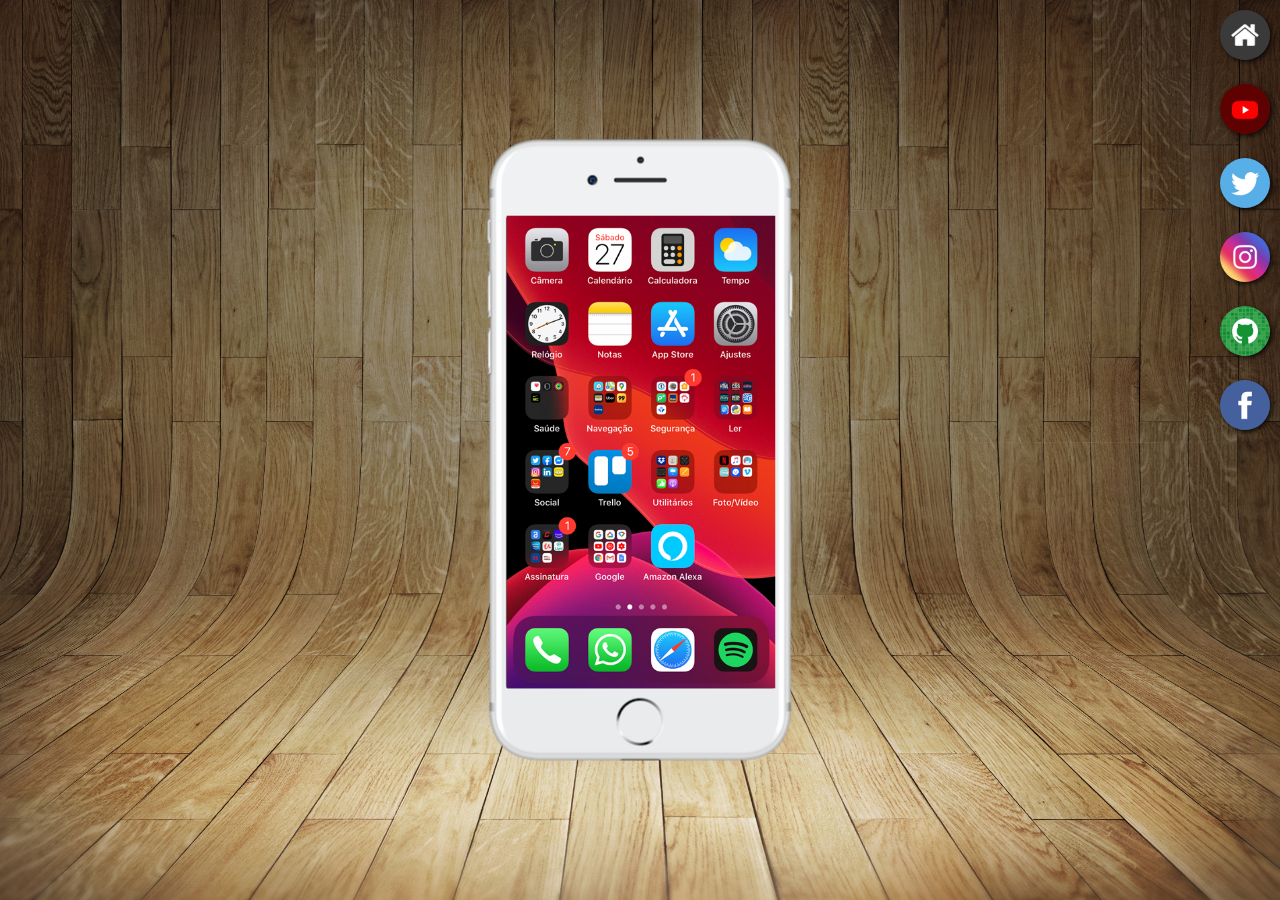
<file: index.html>
<!DOCTYPE html>
<html lang="pt-br">
<head>
    <meta charset="UTF-8">
    <meta http-equiv="X-UA-Compatible" content="IE=edge">
    <meta name="viewport" content="width=device-width, initial-scale=1.0">
    <link rel="shortcut icon" href="favicon.ico" type="image/x-icon">
    <link rel="stylesheet" href="estilos/style.css">
    <title>Projeto Redes Sociais</title>
</head>
<body>
    <!--main representa o conteúdo principal-->
    <main>
        <aside>
            <!--O aside é barra lateral, talvez não usemos neste projeto-->
        </aside>
        <!--section representa seção genérica do documento, Se for uma seção de cabeçalho usaremos header; Se for rodapé usaremos footer; Se for conteúdo principal usaremos main; Se artigo, aticle; Se área de navegação, nav(geralmente usado p menu). Estas carregam o sentido semântico-->
        <!--Usamos a section para definir uma seção não extamente específica-->

        <section id="telefone">
            <iframe src="home.html" frameborder="0" name="tela" id="tela">
            Seu navegador não é compatível com isso
            </iframe>
        </section>
        <section id="redes-socias">
            <!--Criando botões. br para quebrar linha e ficar um abaixo do outro-->
            <a href="home.html" target="tela"> <img src="imagens/logo-home.jpg" alt=""></a><br>
            <a href="youtub.html" target="tela"> <img src="imagens/logo-youtube.jpg" alt=""></a><br>
            <a href="twitter.html" target="tela"> <img src="imagens/logo-twitter.jpg" alt=""></a><br>
            <a href="insta.html" target="tela"> <img src="imagens/logo-instagram.jpg" alt=""></a><br>
            <a href="github.html" target="tela"> <img src="imagens/logo-github.jpg" alt=""></a><br>
            <a href="faceb.html" target="tela"> <img src="imagens/logo-facebook.jpg" alt=""></a>
        </section>
    </main>
</body>
</html>
</file>
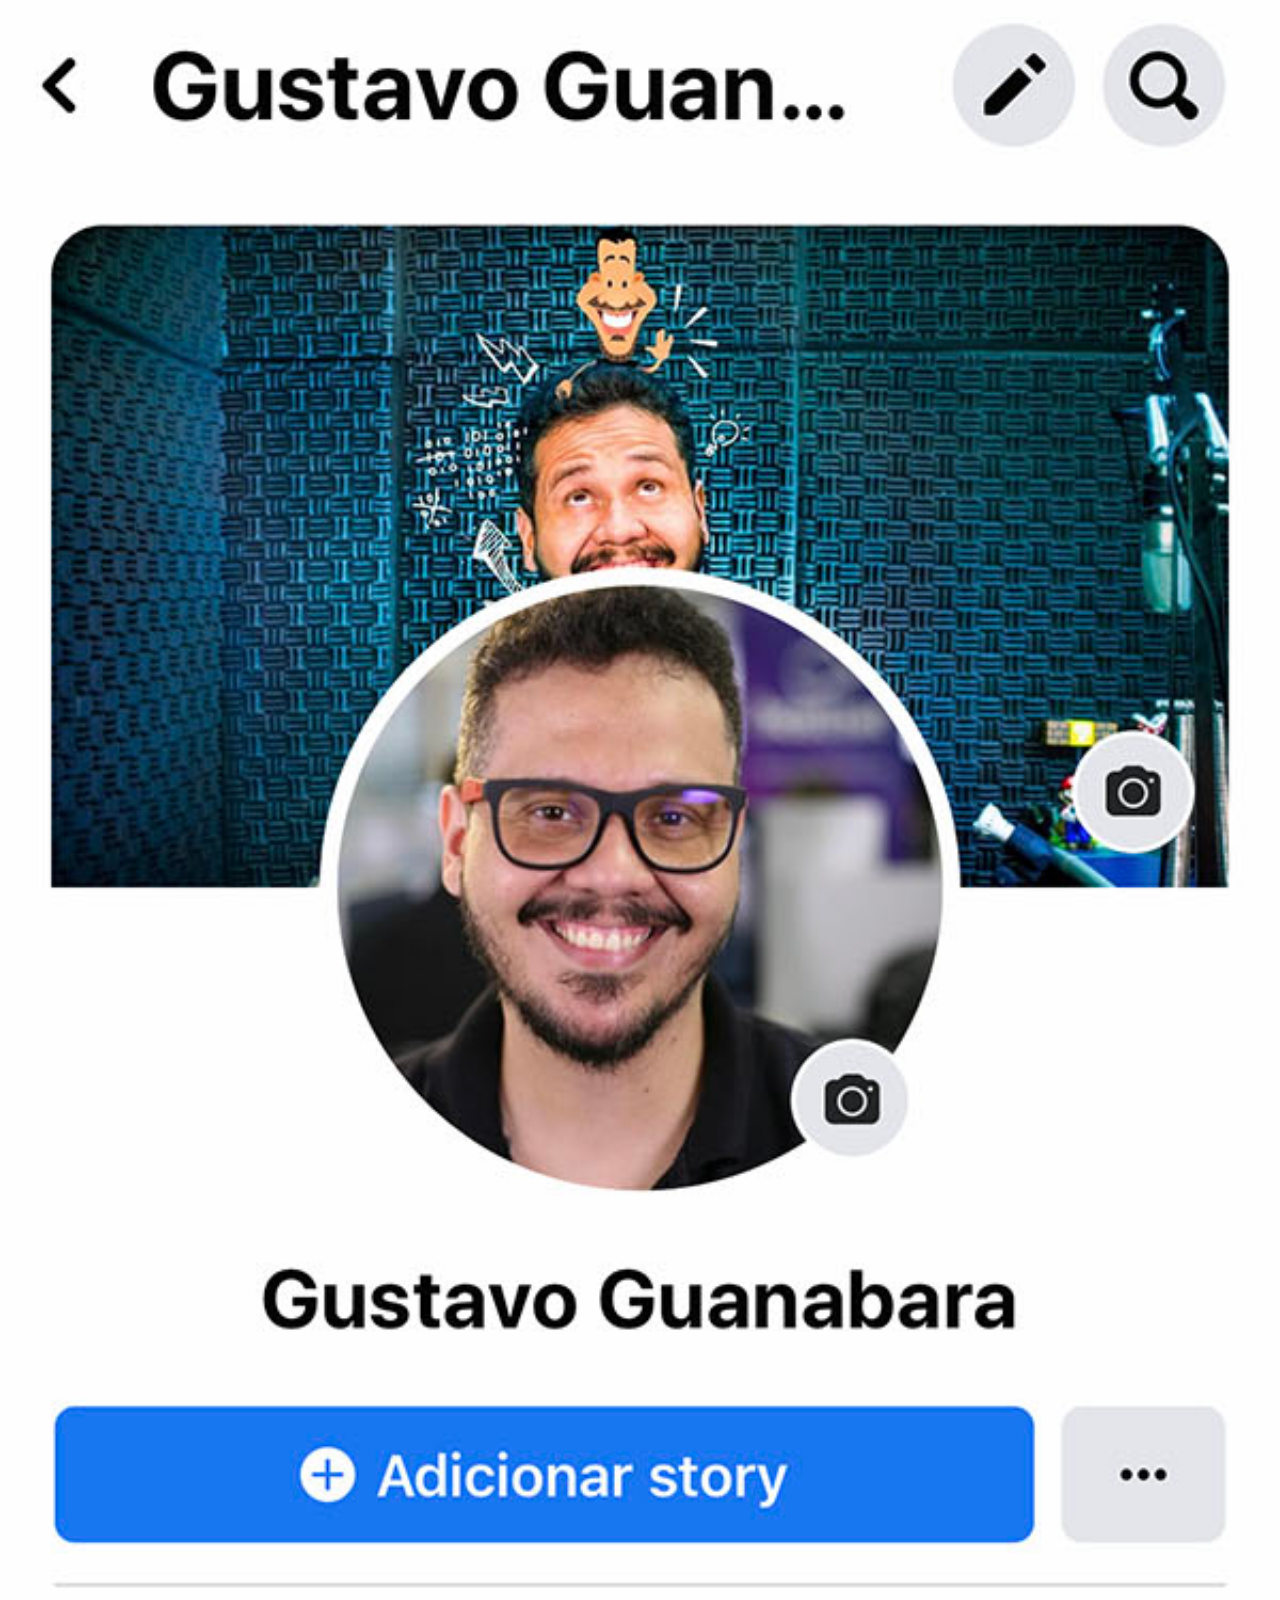
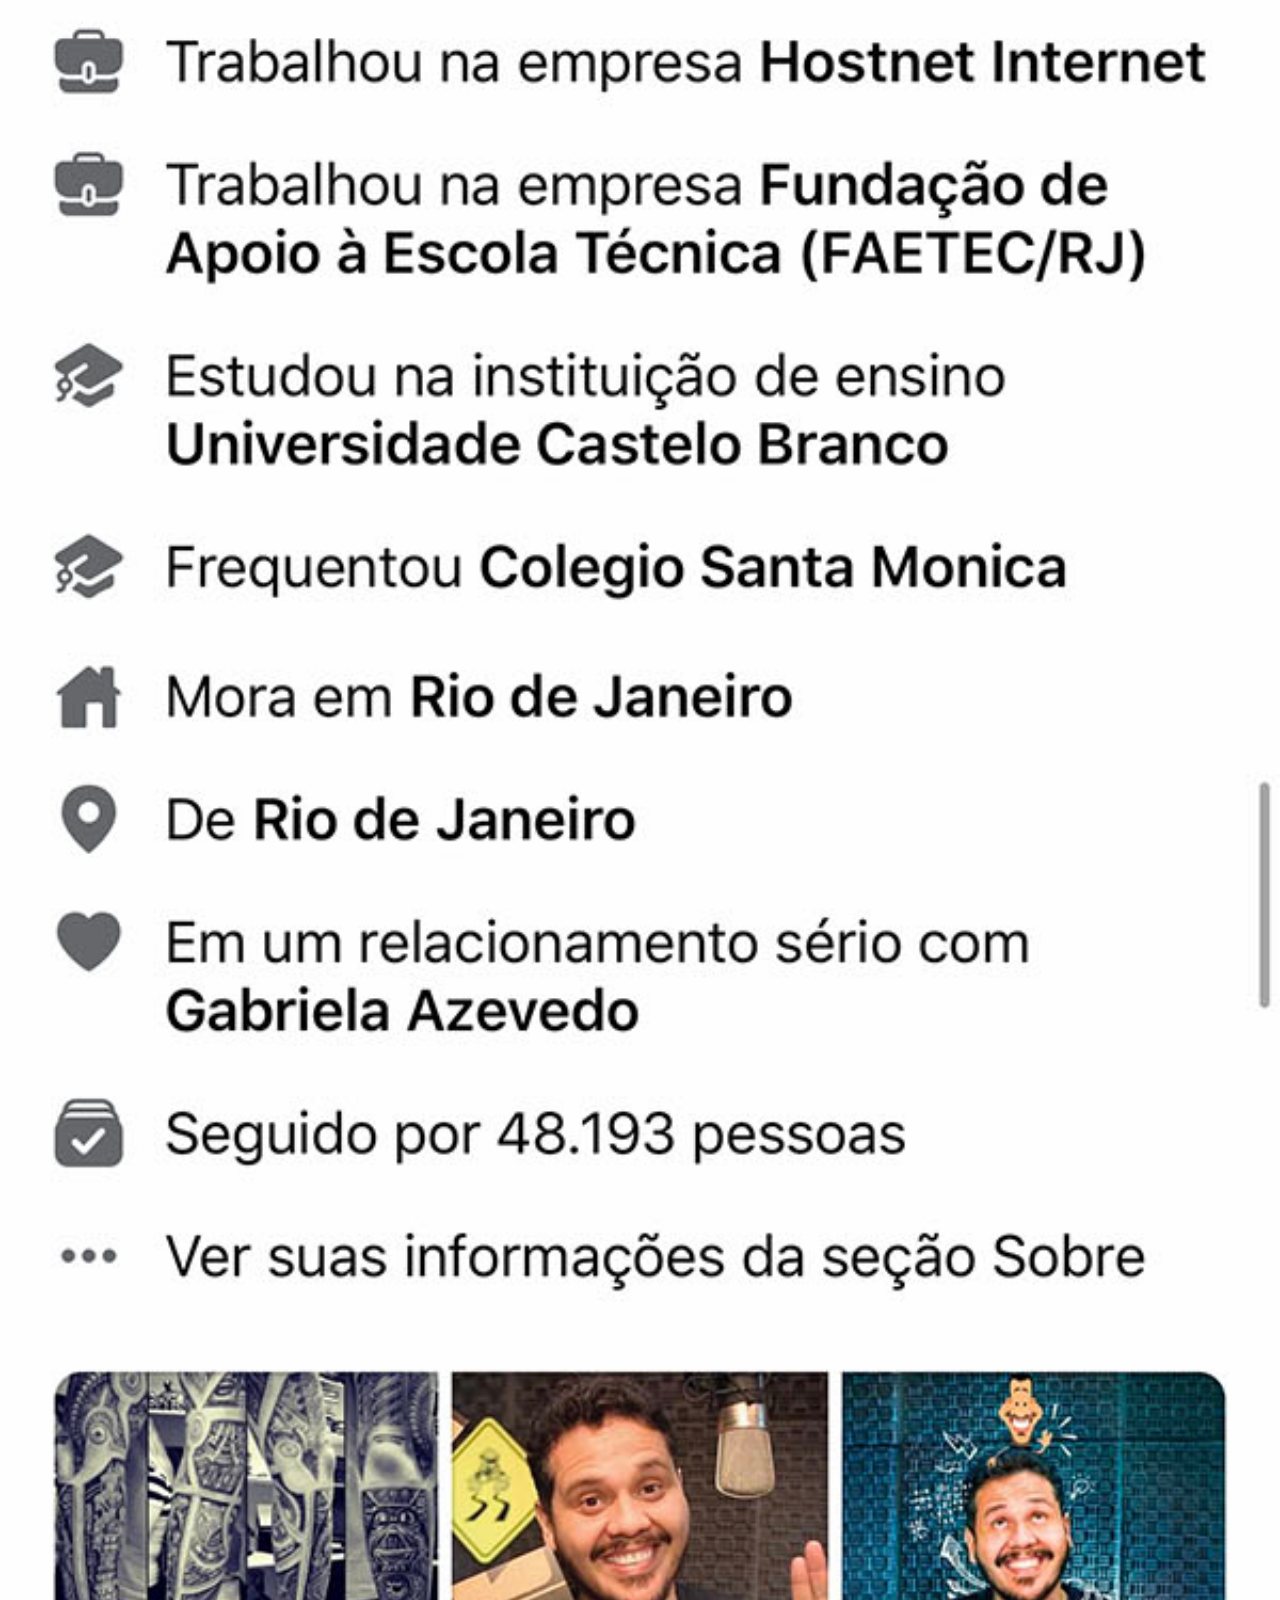
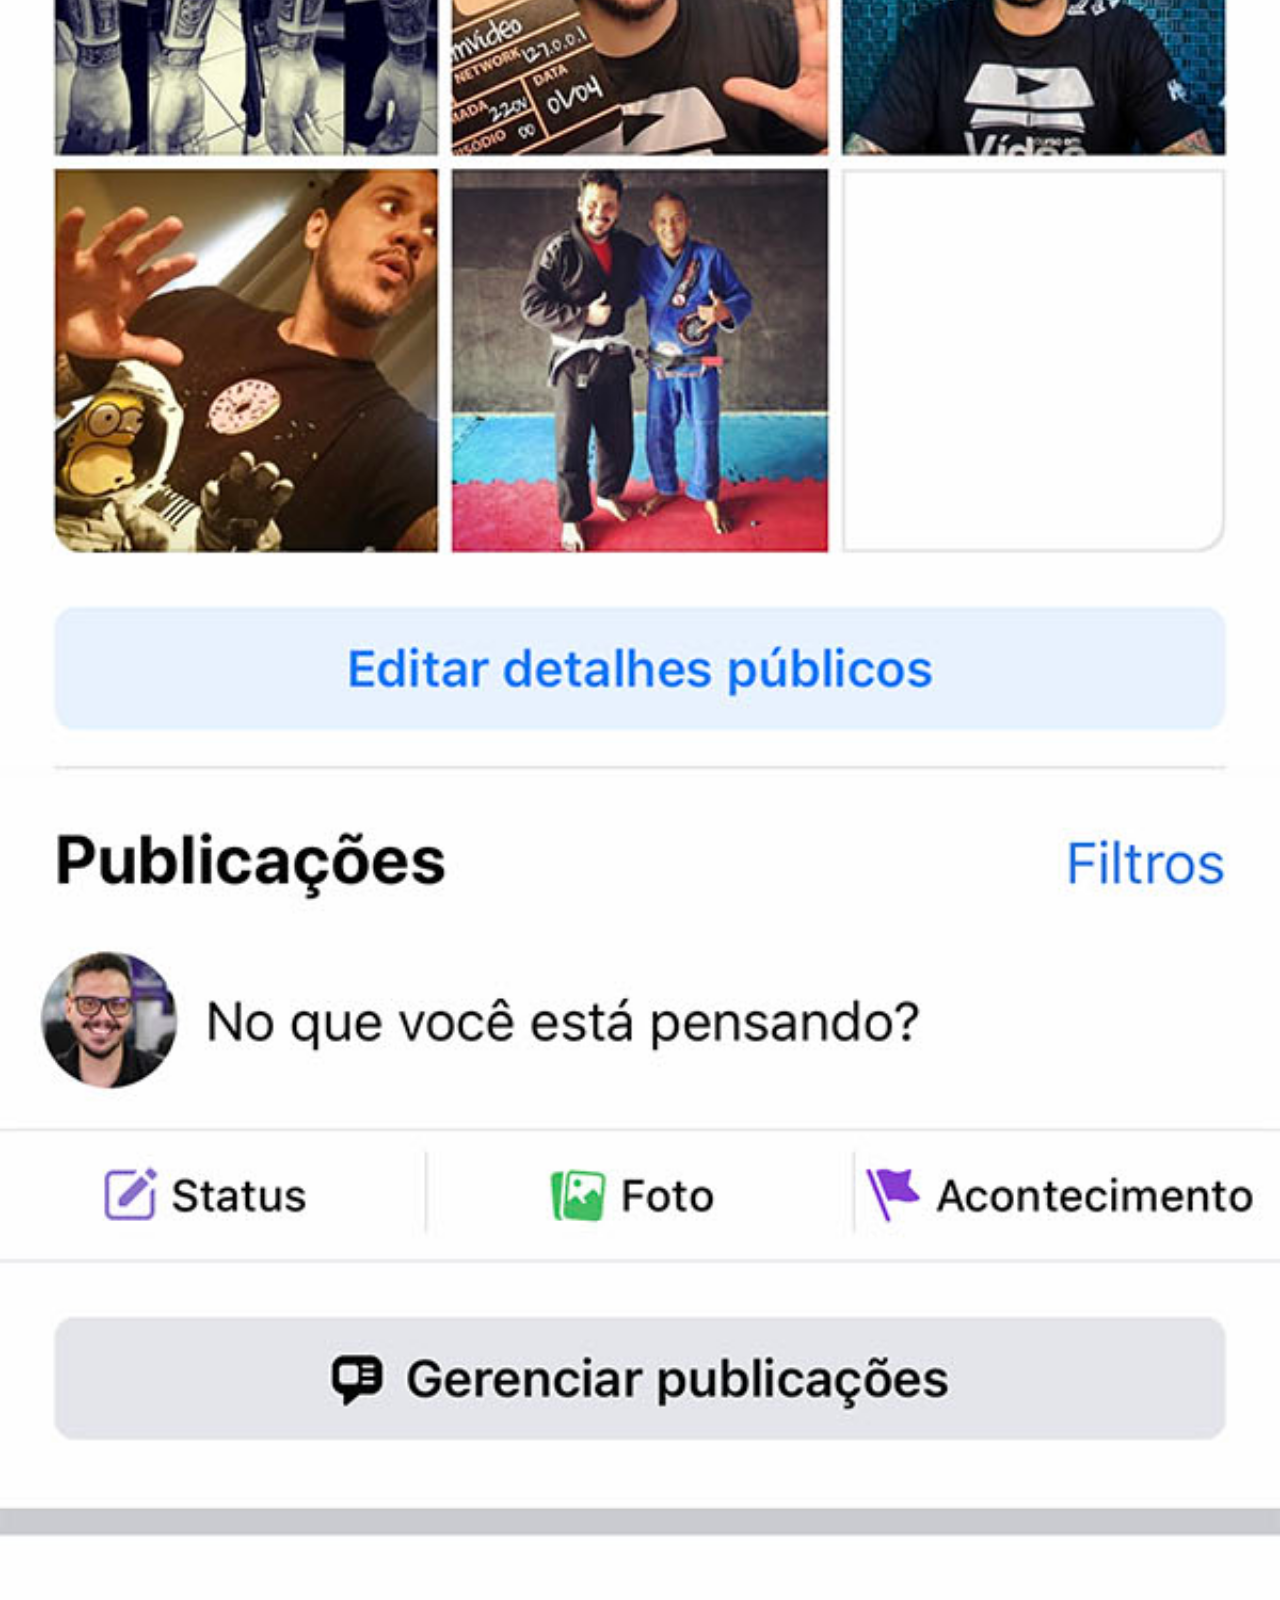
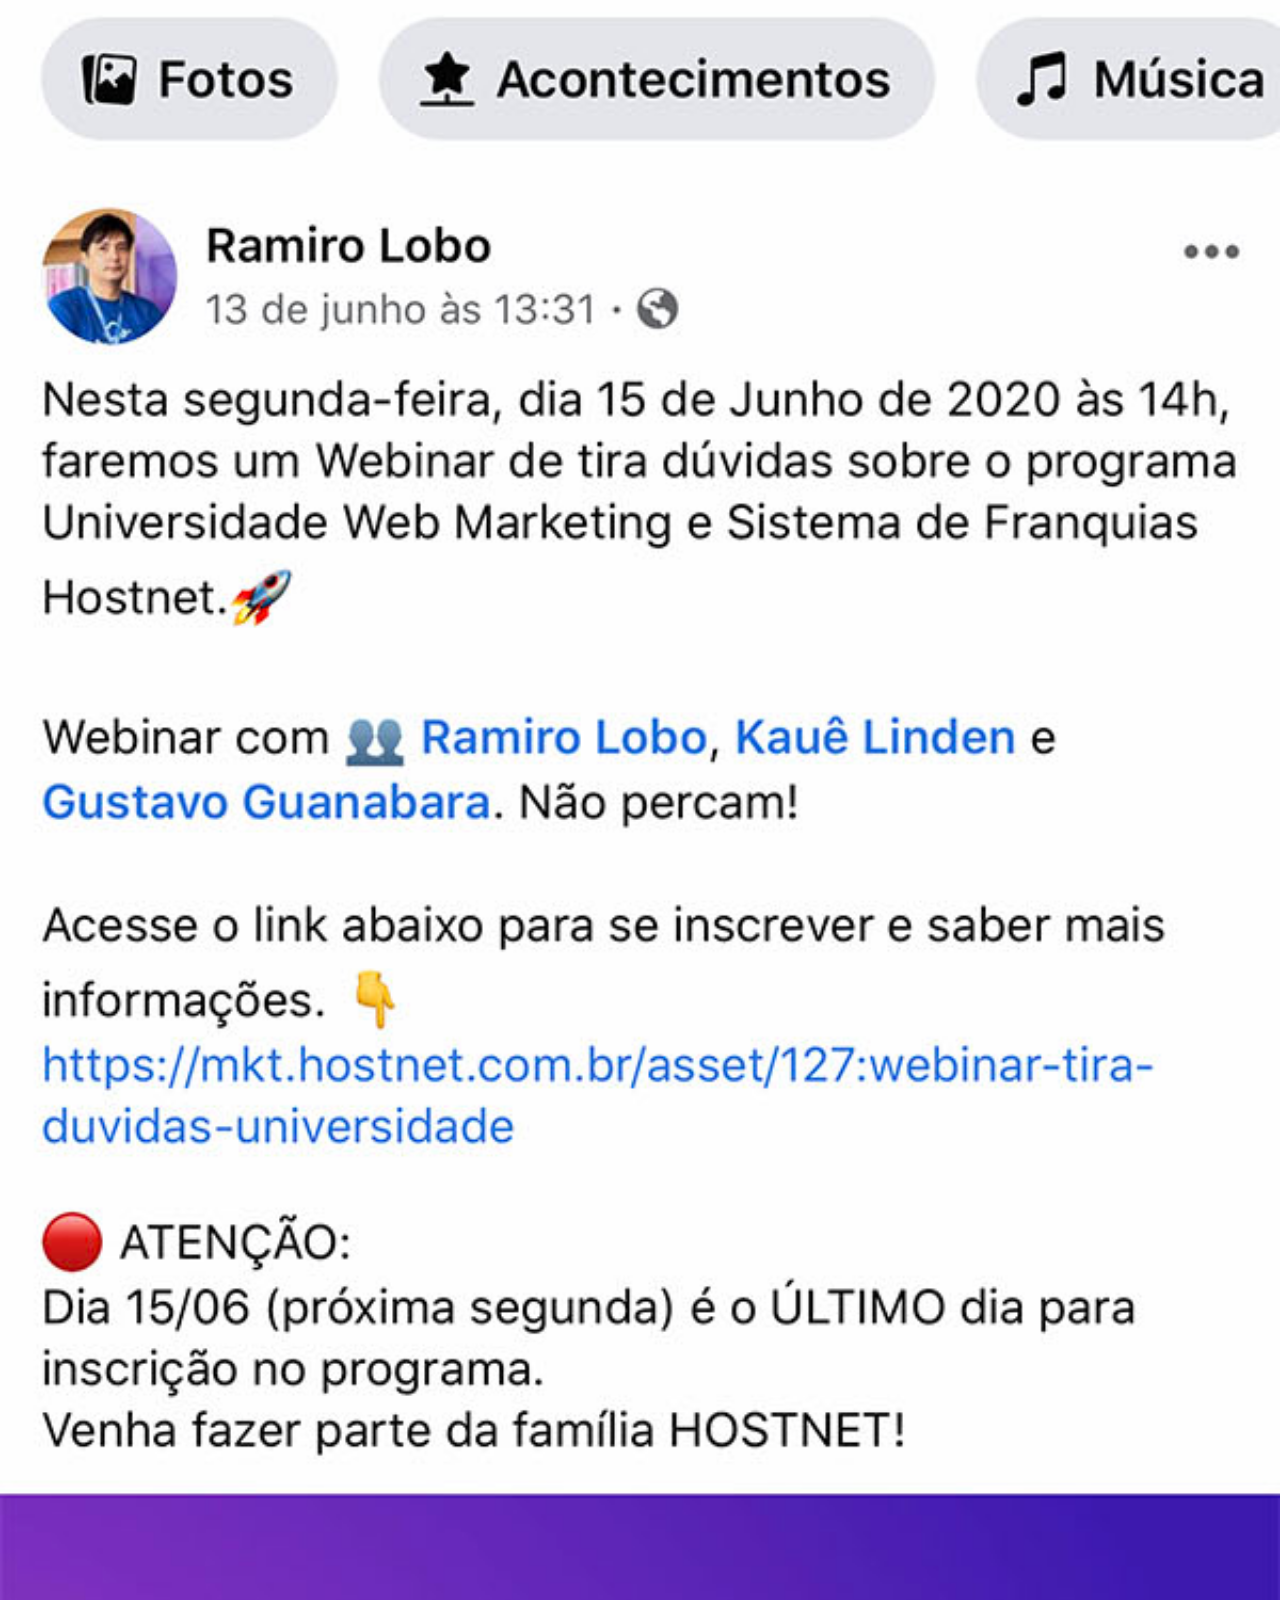
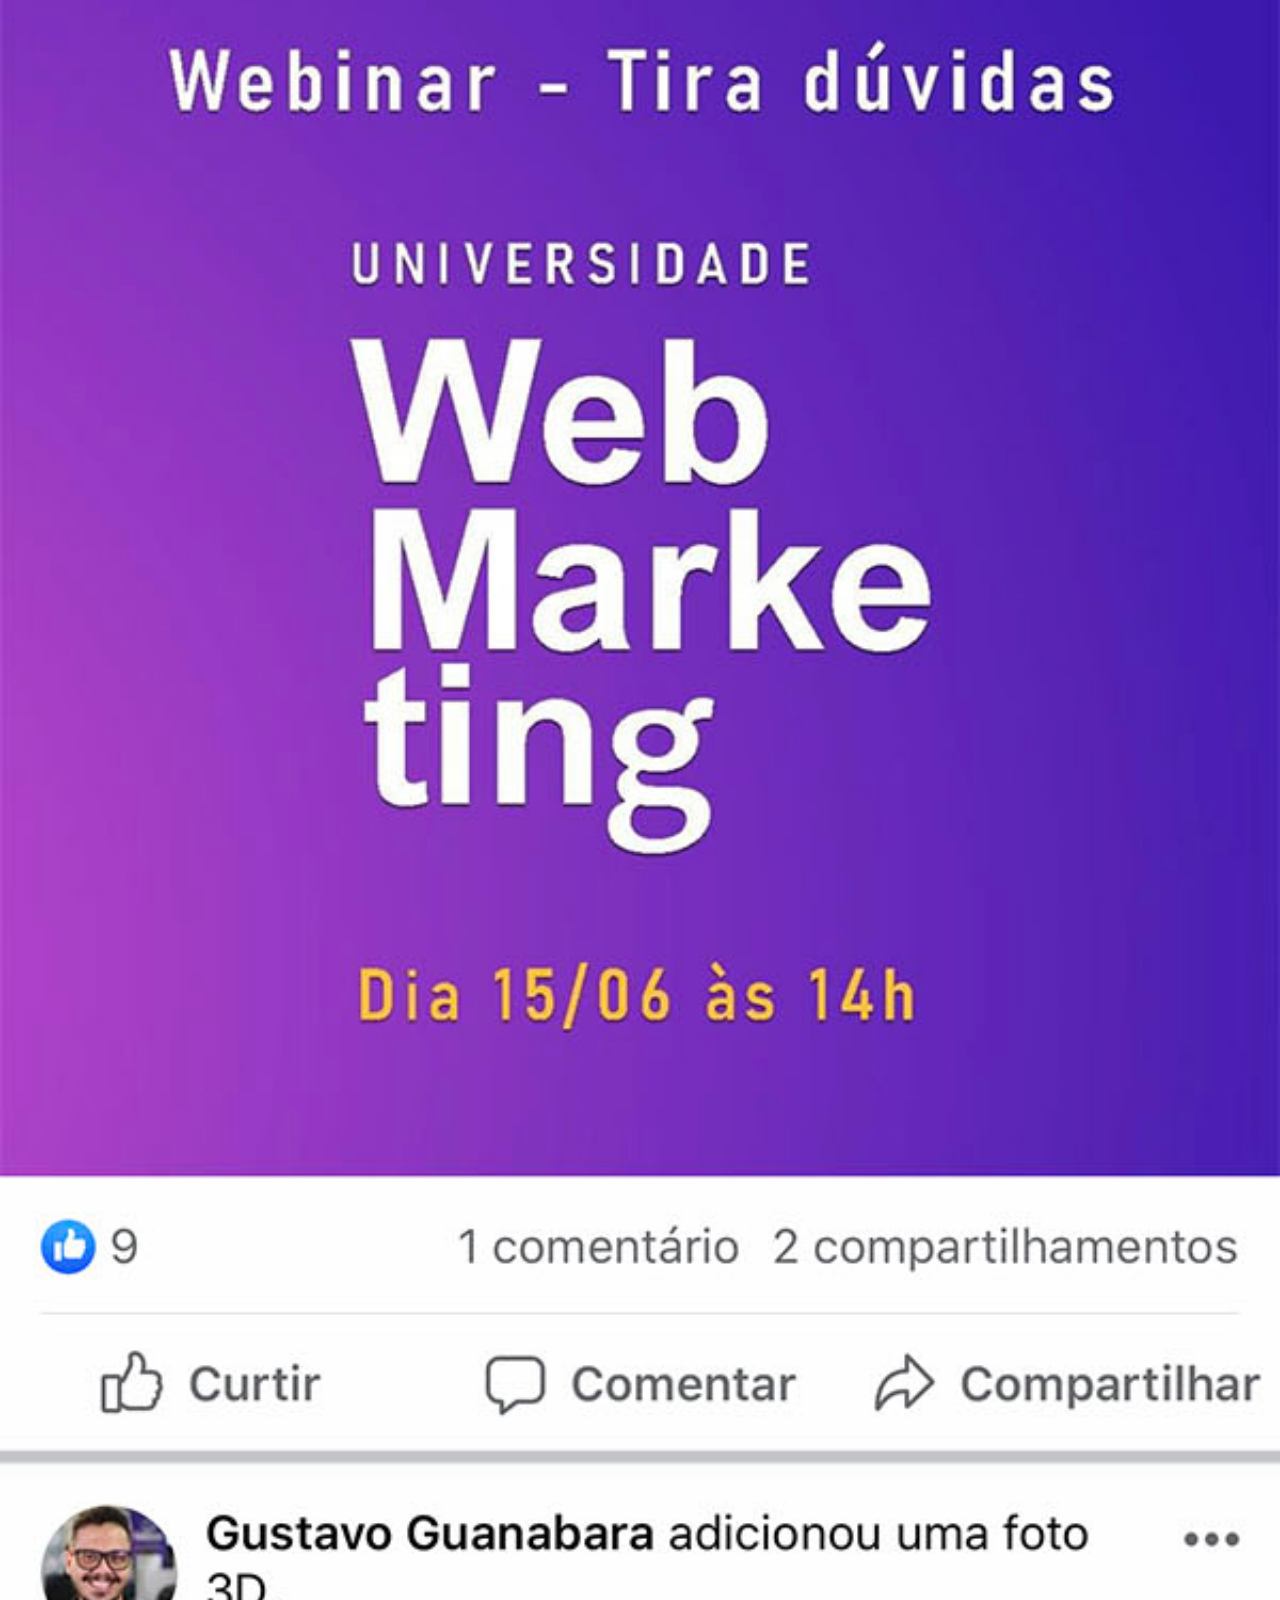
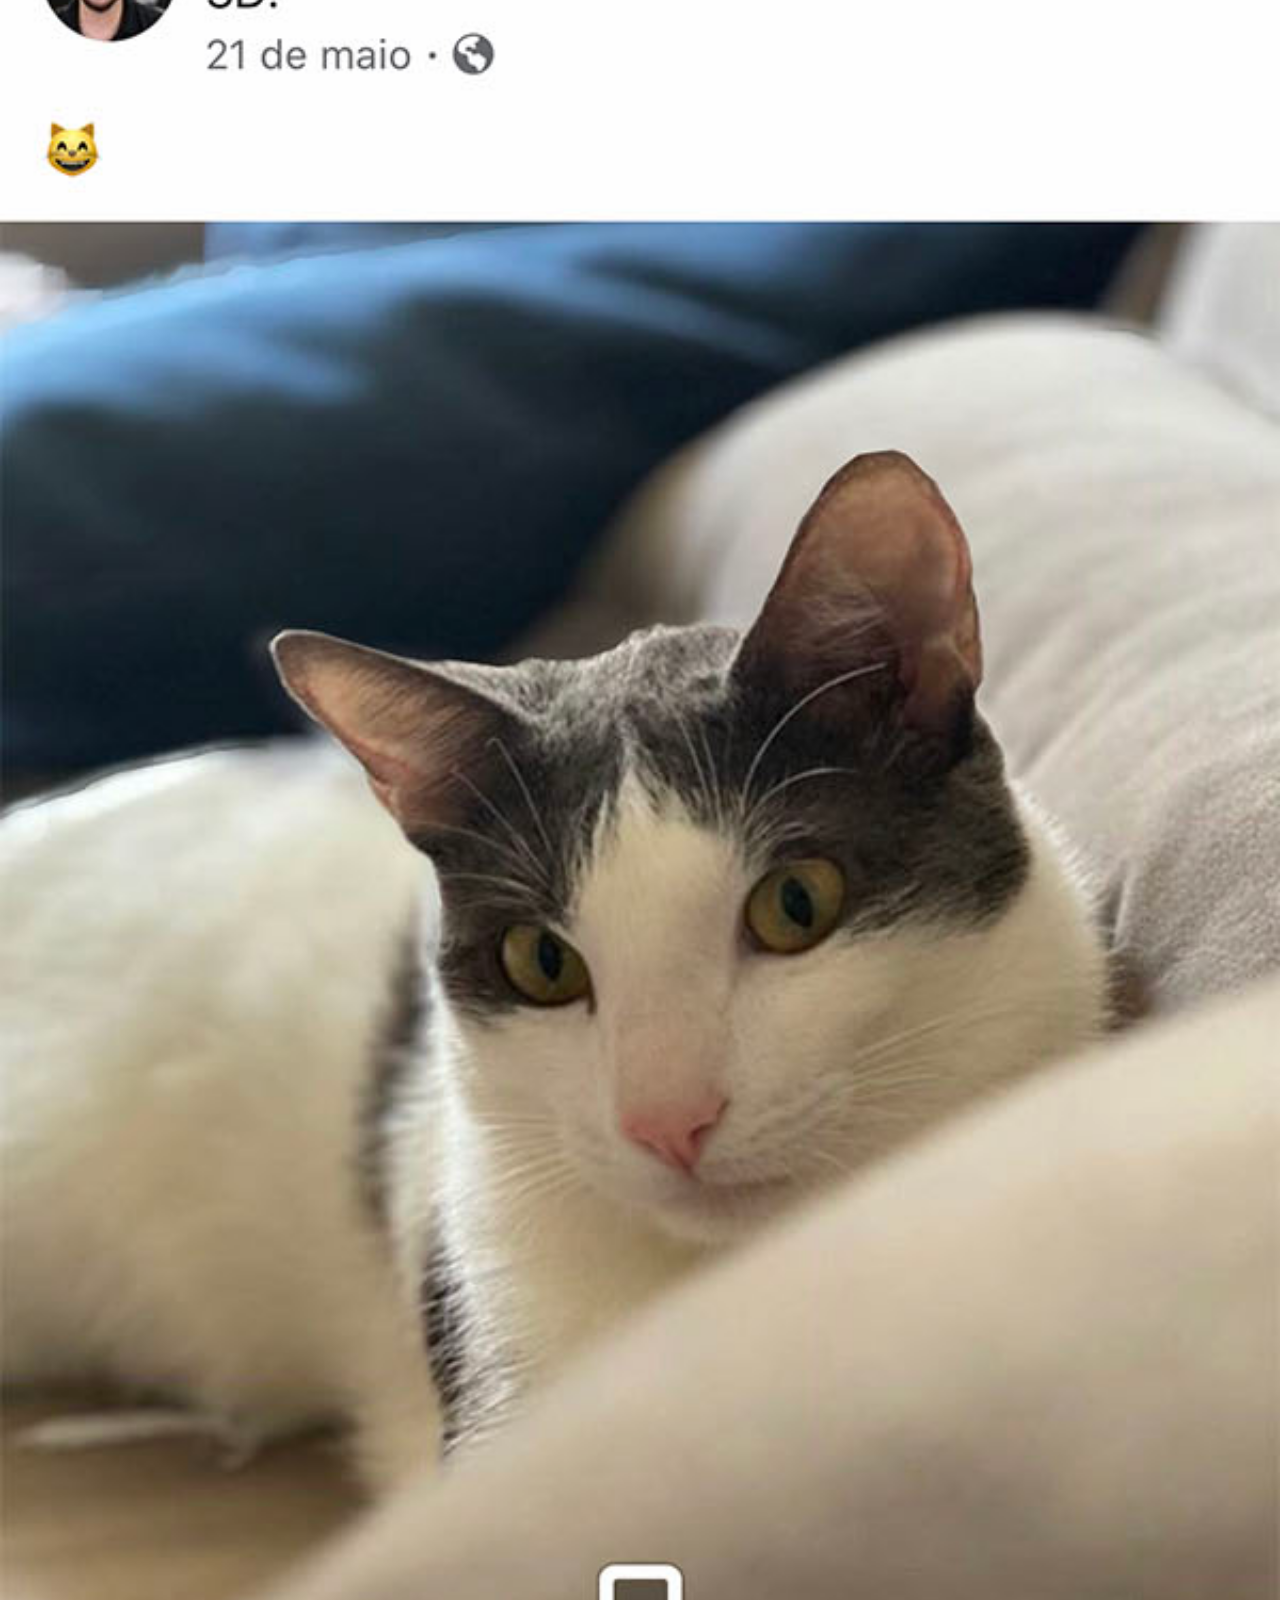
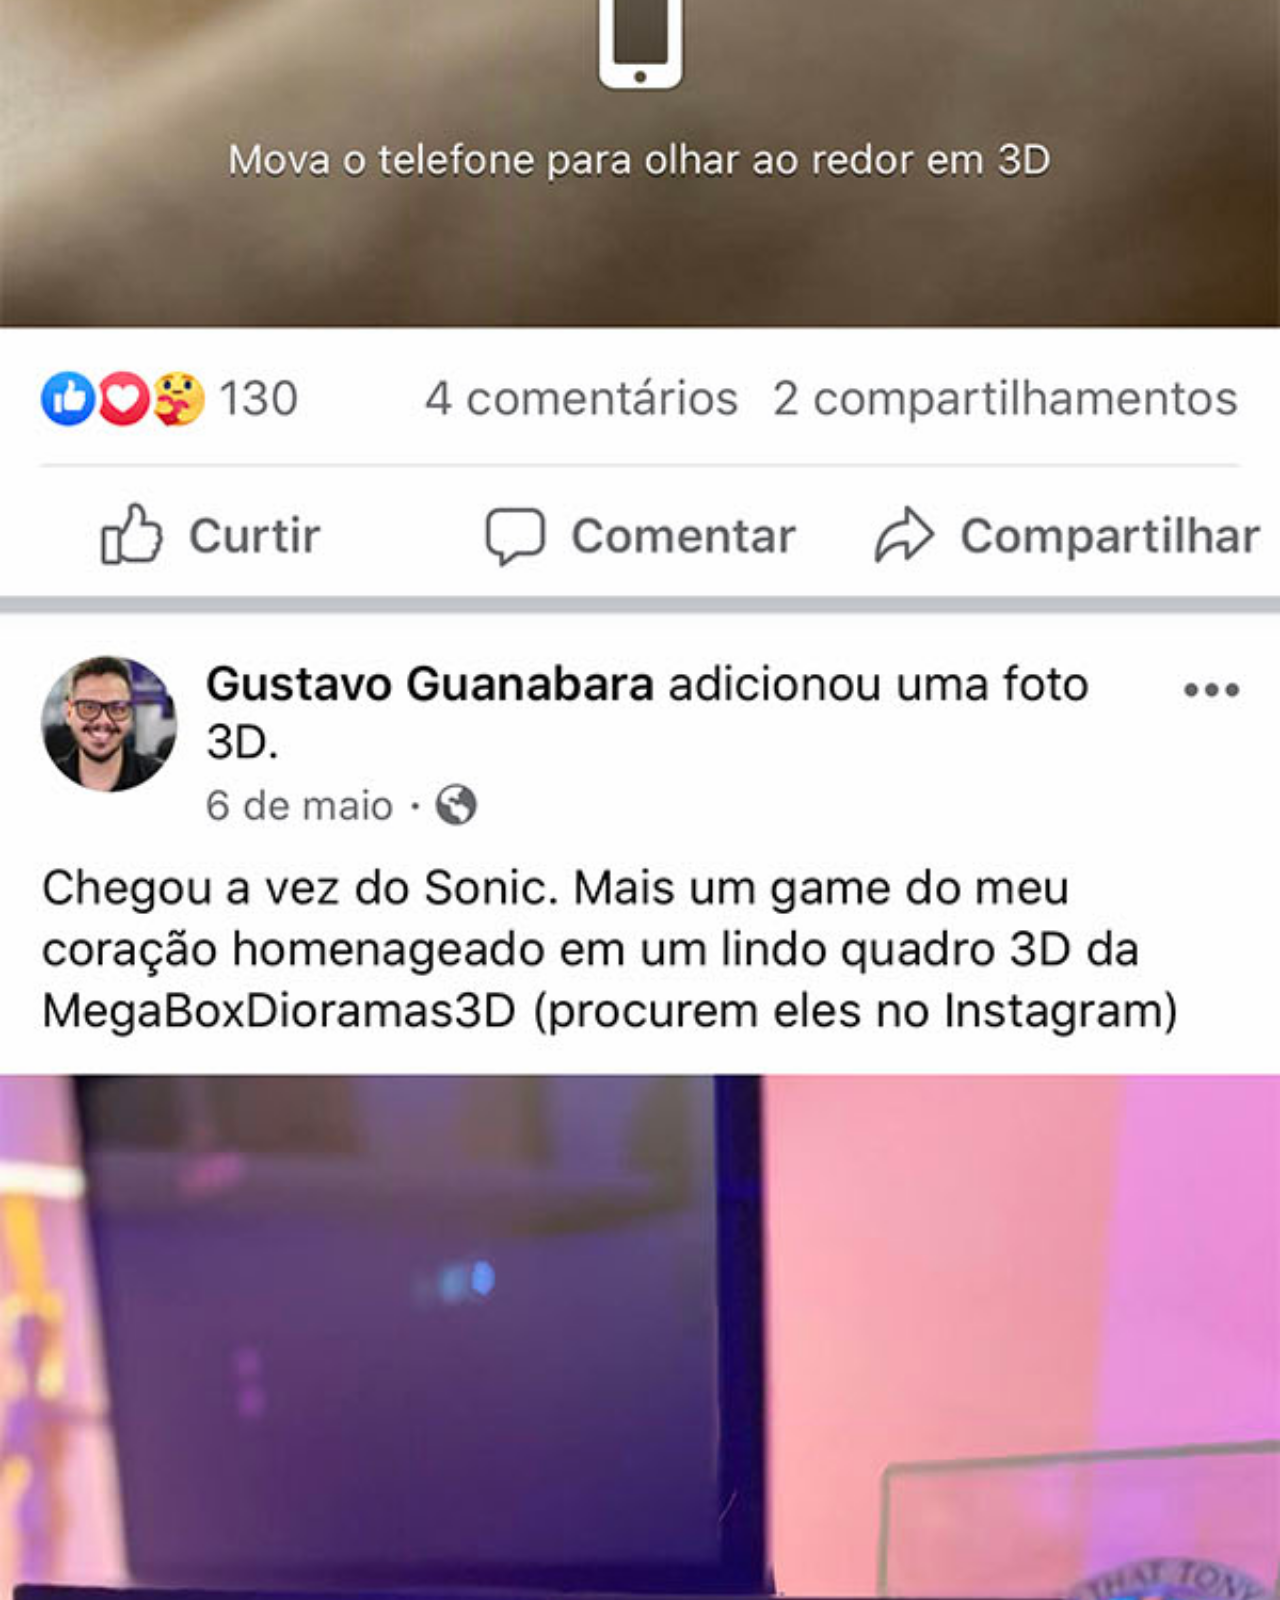
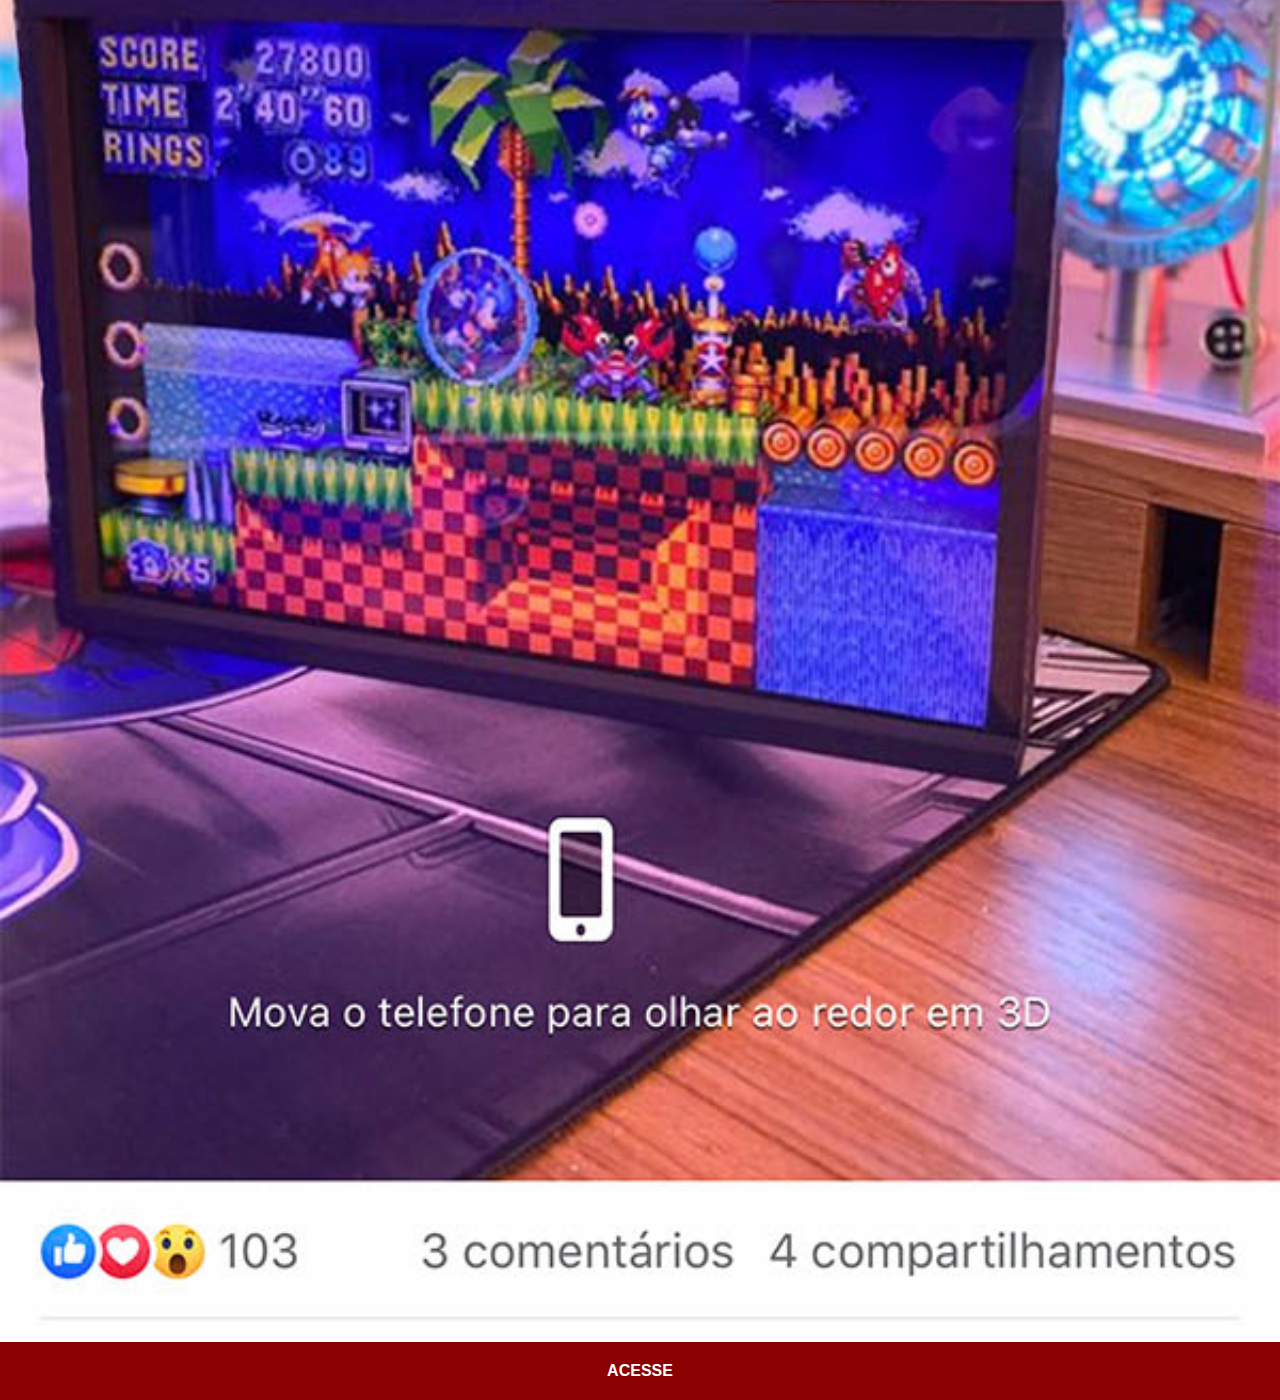
<file: faceb.html>
<!DOCTYPE html>
<html lang="pt-br">
<head>
    <meta charset="UTF-8">
    <meta http-equiv="X-UA-Compatible" content="IE=edge">
    <meta name="viewport" content="width=device-width, initial-scale=1.0">
    <link rel="stylesheet" href="estilos/social.css">
    <title>Git-hub</title>
</head>
<body>
    <img src="imagens/tela-facebook.jpg" alt="Facebook">
    <a href="https://www.facebook.com/gustavoguanabara/?locale=pt_BR" target="_blank">ACESSE</a> 
</body>
</html>
</file>
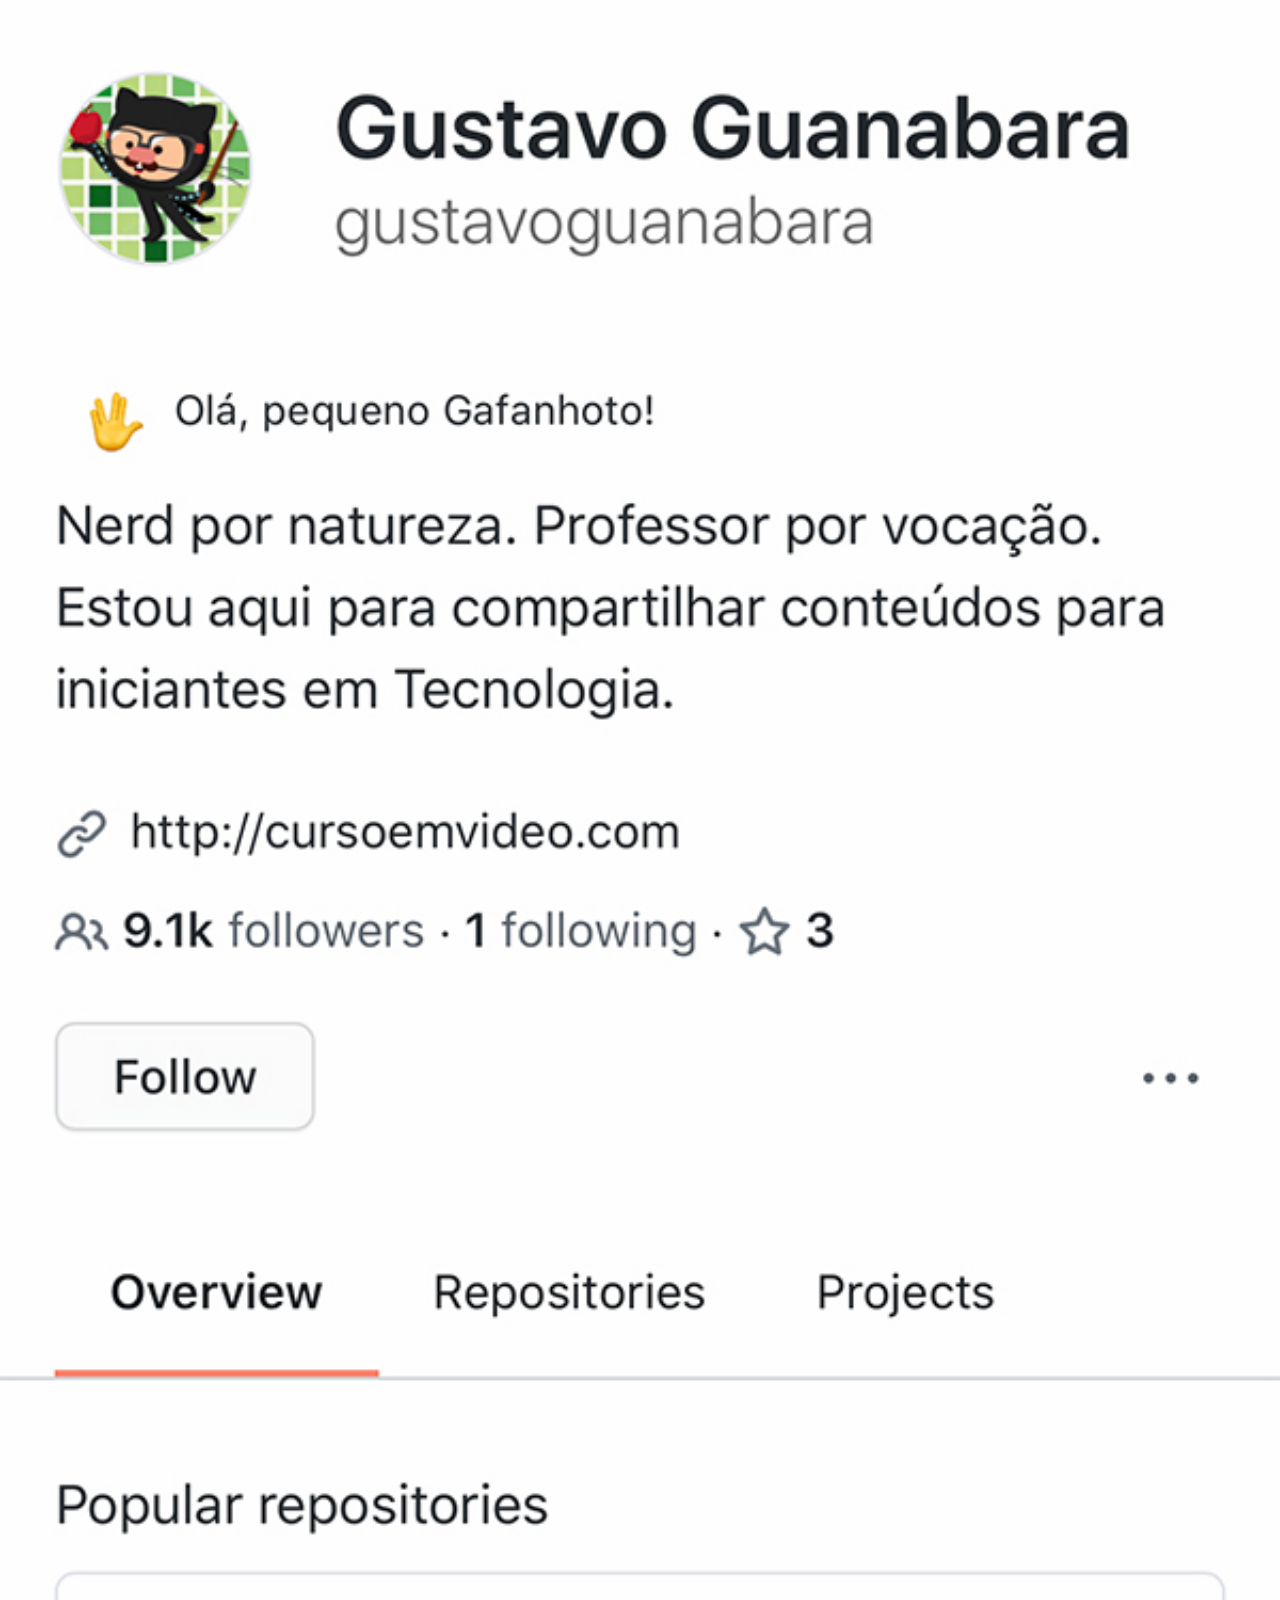
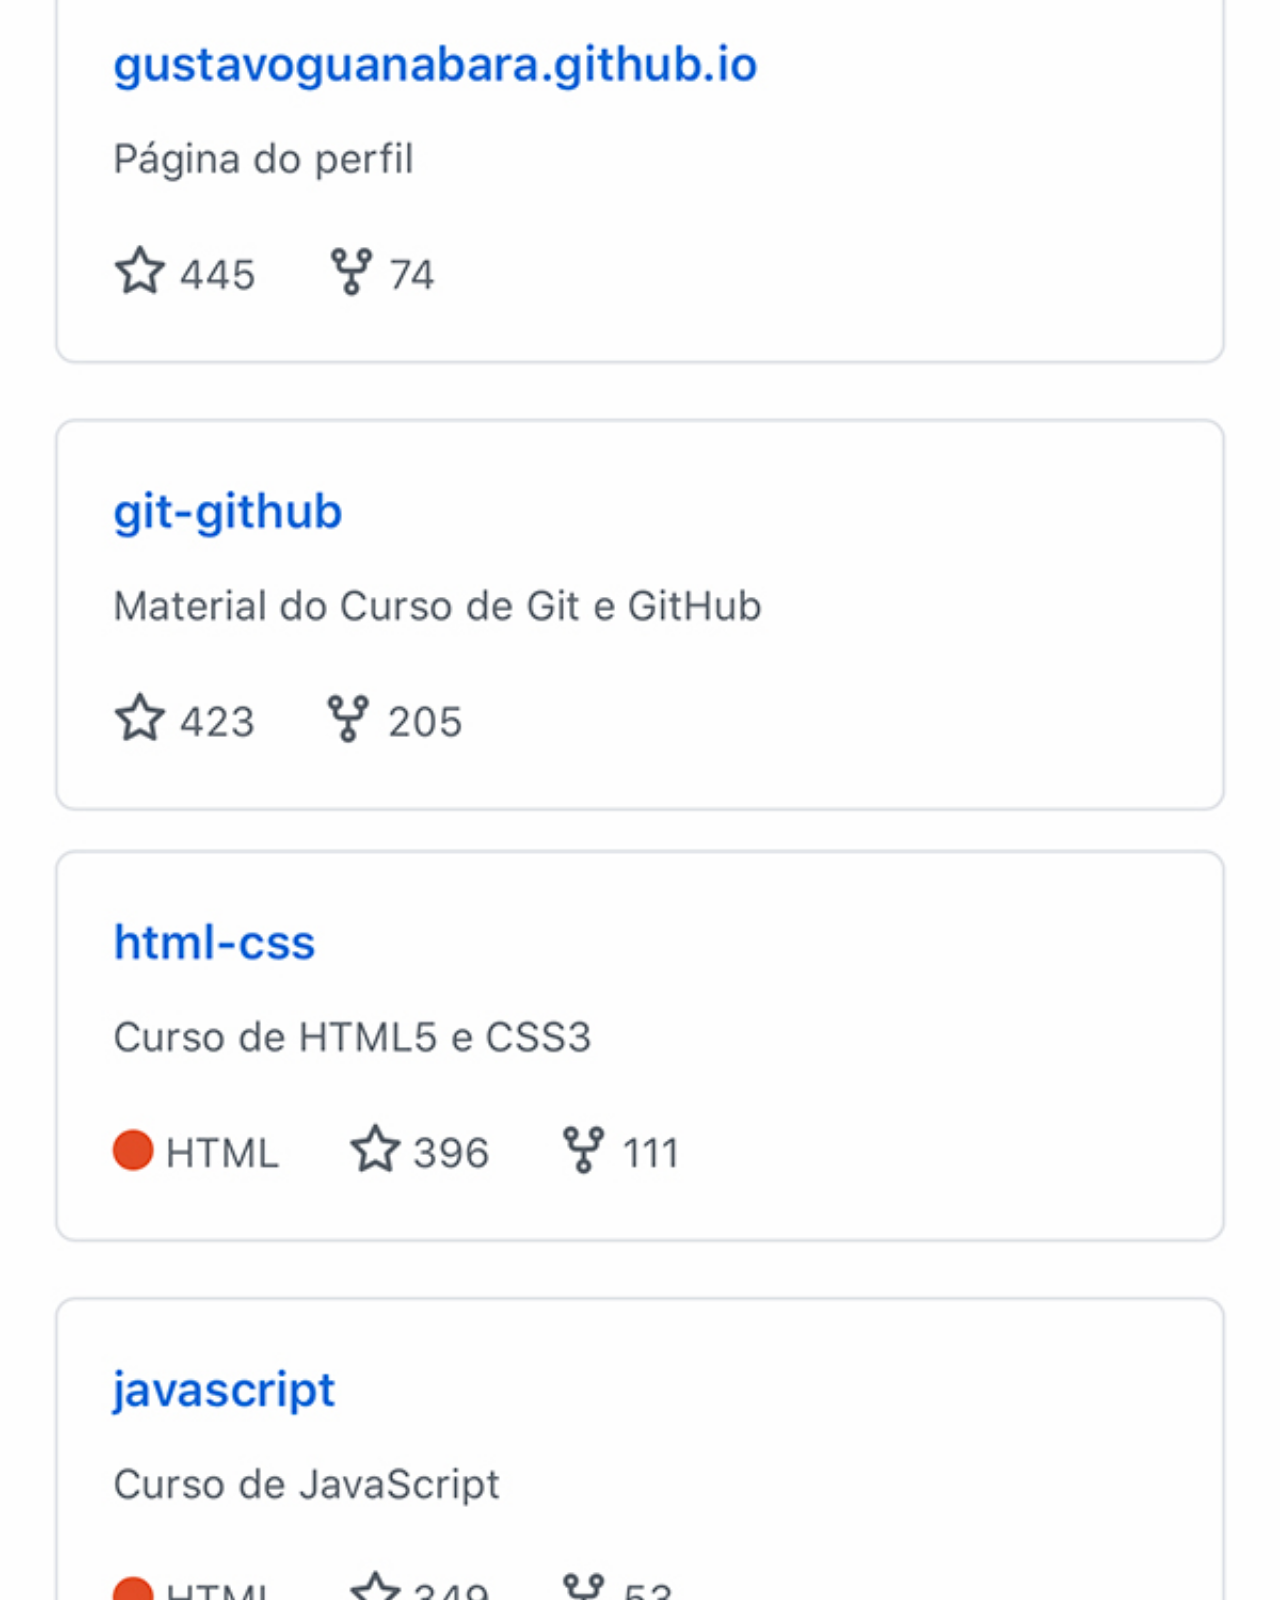
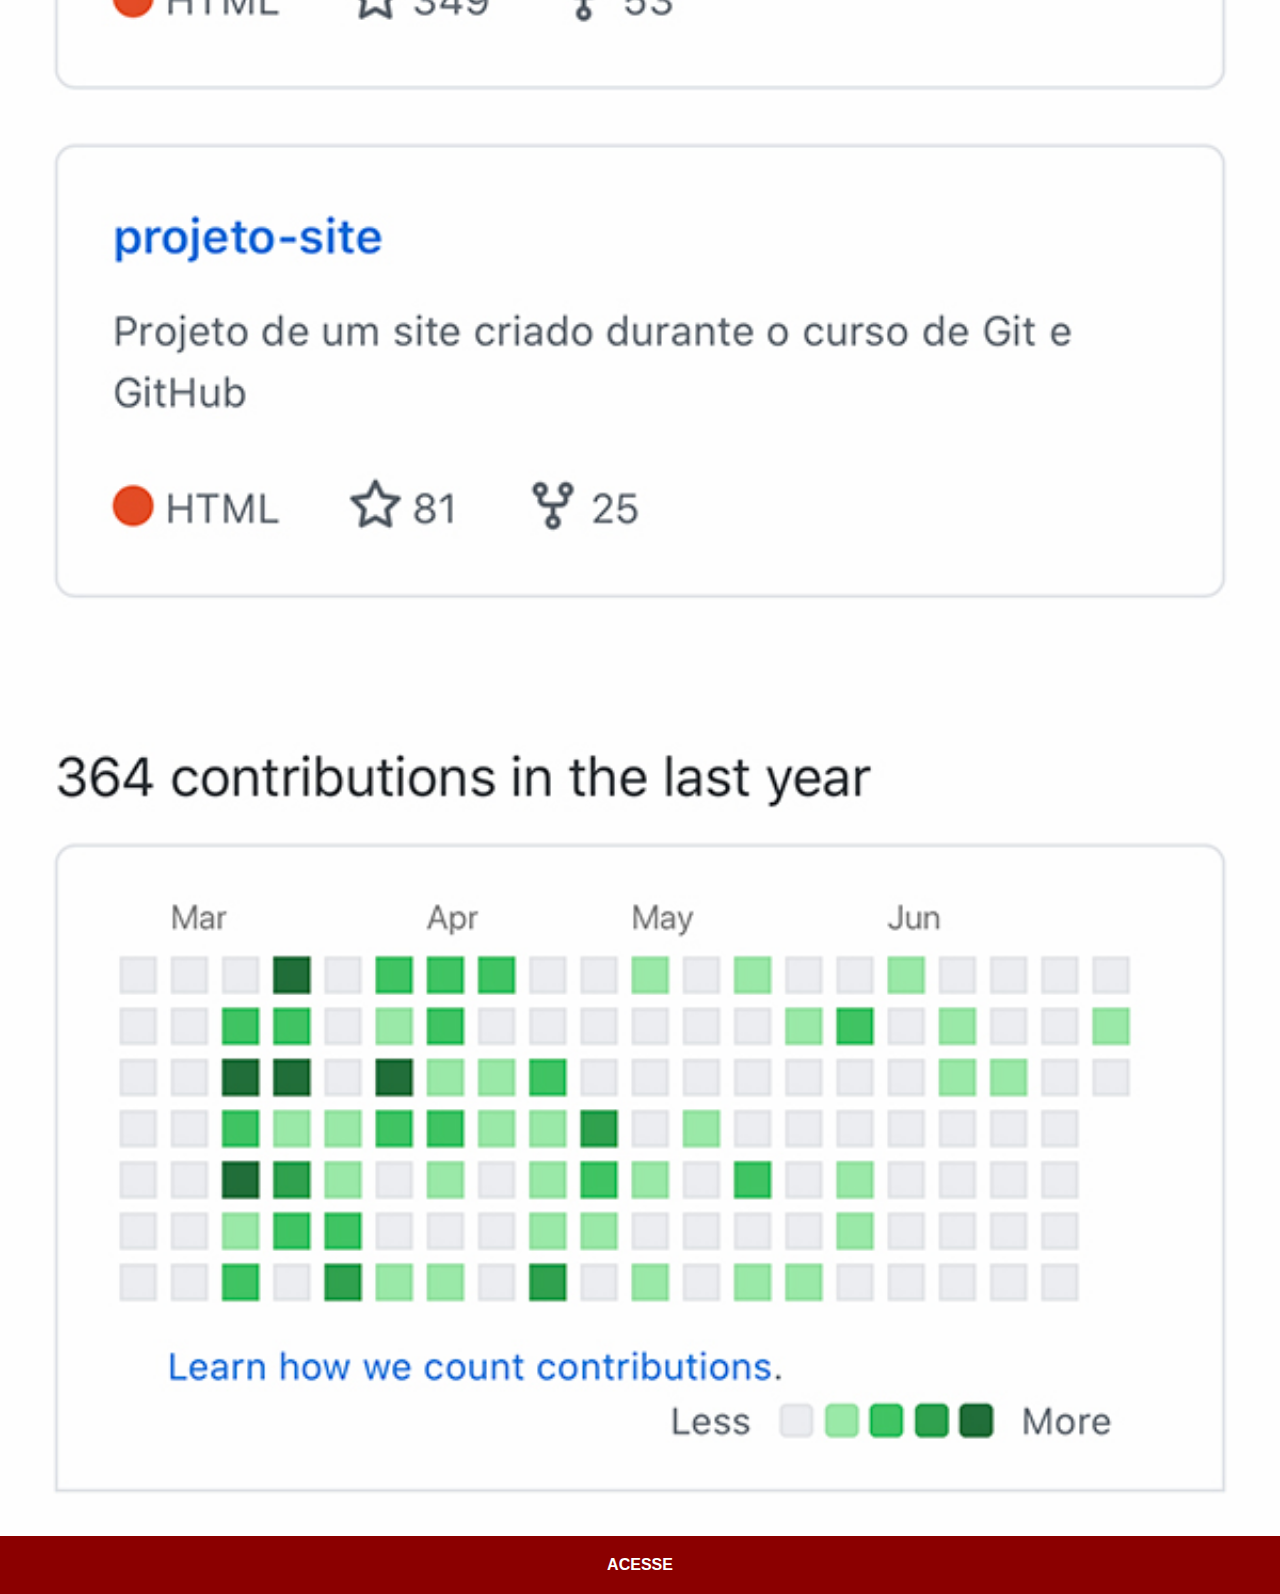
<file: github.html>
<!DOCTYPE html>
<html lang="pt-br">
<head>
    <meta charset="UTF-8">
    <meta http-equiv="X-UA-Compatible" content="IE=edge">
    <meta name="viewport" content="width=device-width, initial-scale=1.0">
    <link rel="stylesheet" href="estilos/social.css">
    <title>Git-hub</title>
</head>
<body>
    <img src="imagens/tela-github.jpg" alt="Git-hub">
    <a href="https://github.com/gustavoguanabara" target="_blank">ACESSE</a> 
</body>
</html>
</file>
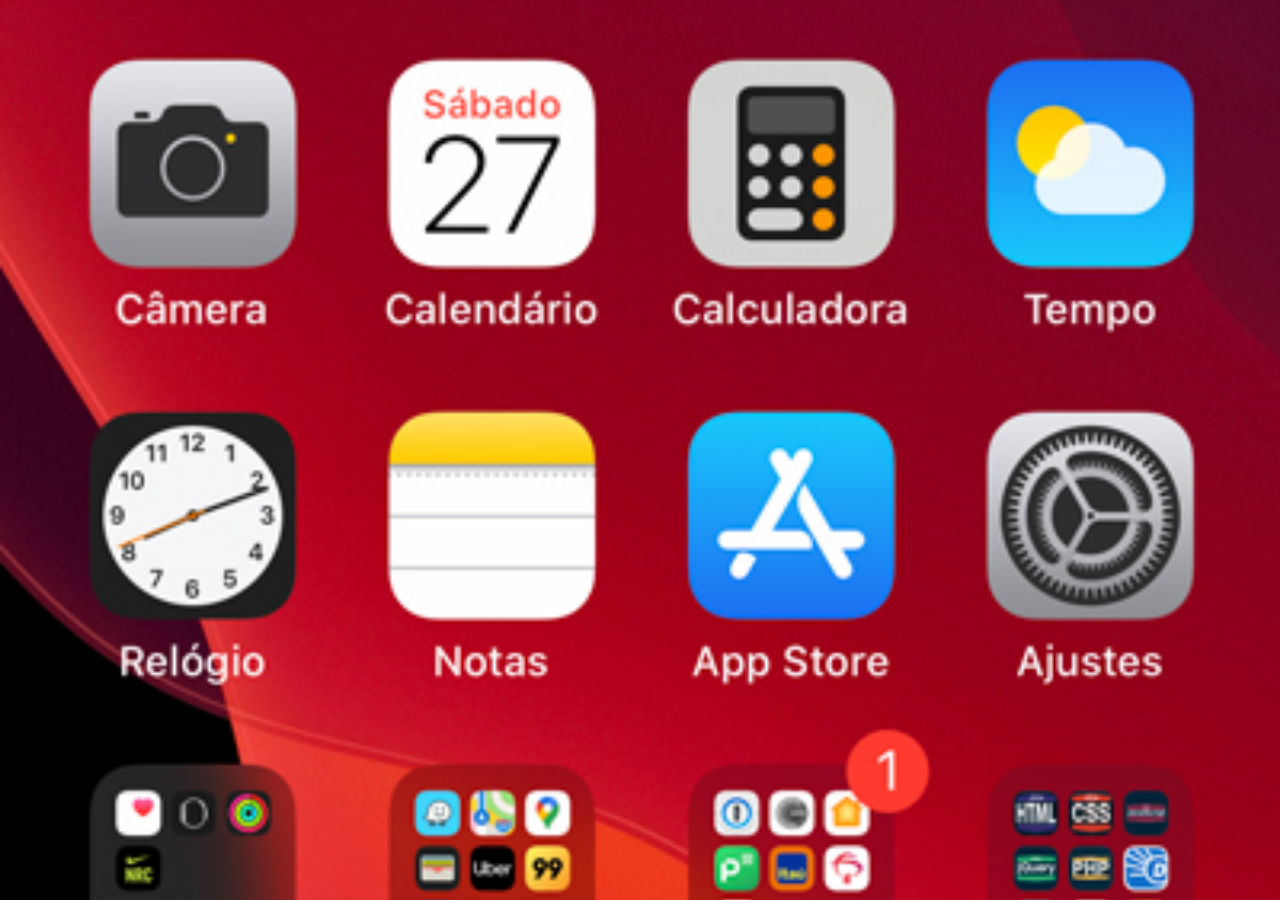
<file: home.html>
<!DOCTYPE html>
<html lang="pt-br">
<head>
    <meta charset="UTF-8">
    <meta http-equiv="X-UA-Compatible" content="IE=edge">
    <meta name="viewport" content="width=device-width, initial-scale=1.0">
    <title>Home</title>
</head><!--Criando o style dentro do head-->
<style>
 * {
    margin:0px ;
    padding:0px ;
 }
body {
    width: 100vw;
    height: 100vh; /*Usamos assim para a imagem ocupar 100% da tela*/
    background:url('./imagens/tela-home.jpg') no-repeat top center;
    background-size: cover; /*P a imagem caber inteira no tamanho certinho dentro da tela do celular, sem ficar no zoom ou cortada */
}

</style>
<body>
</body>
</html>
</file>
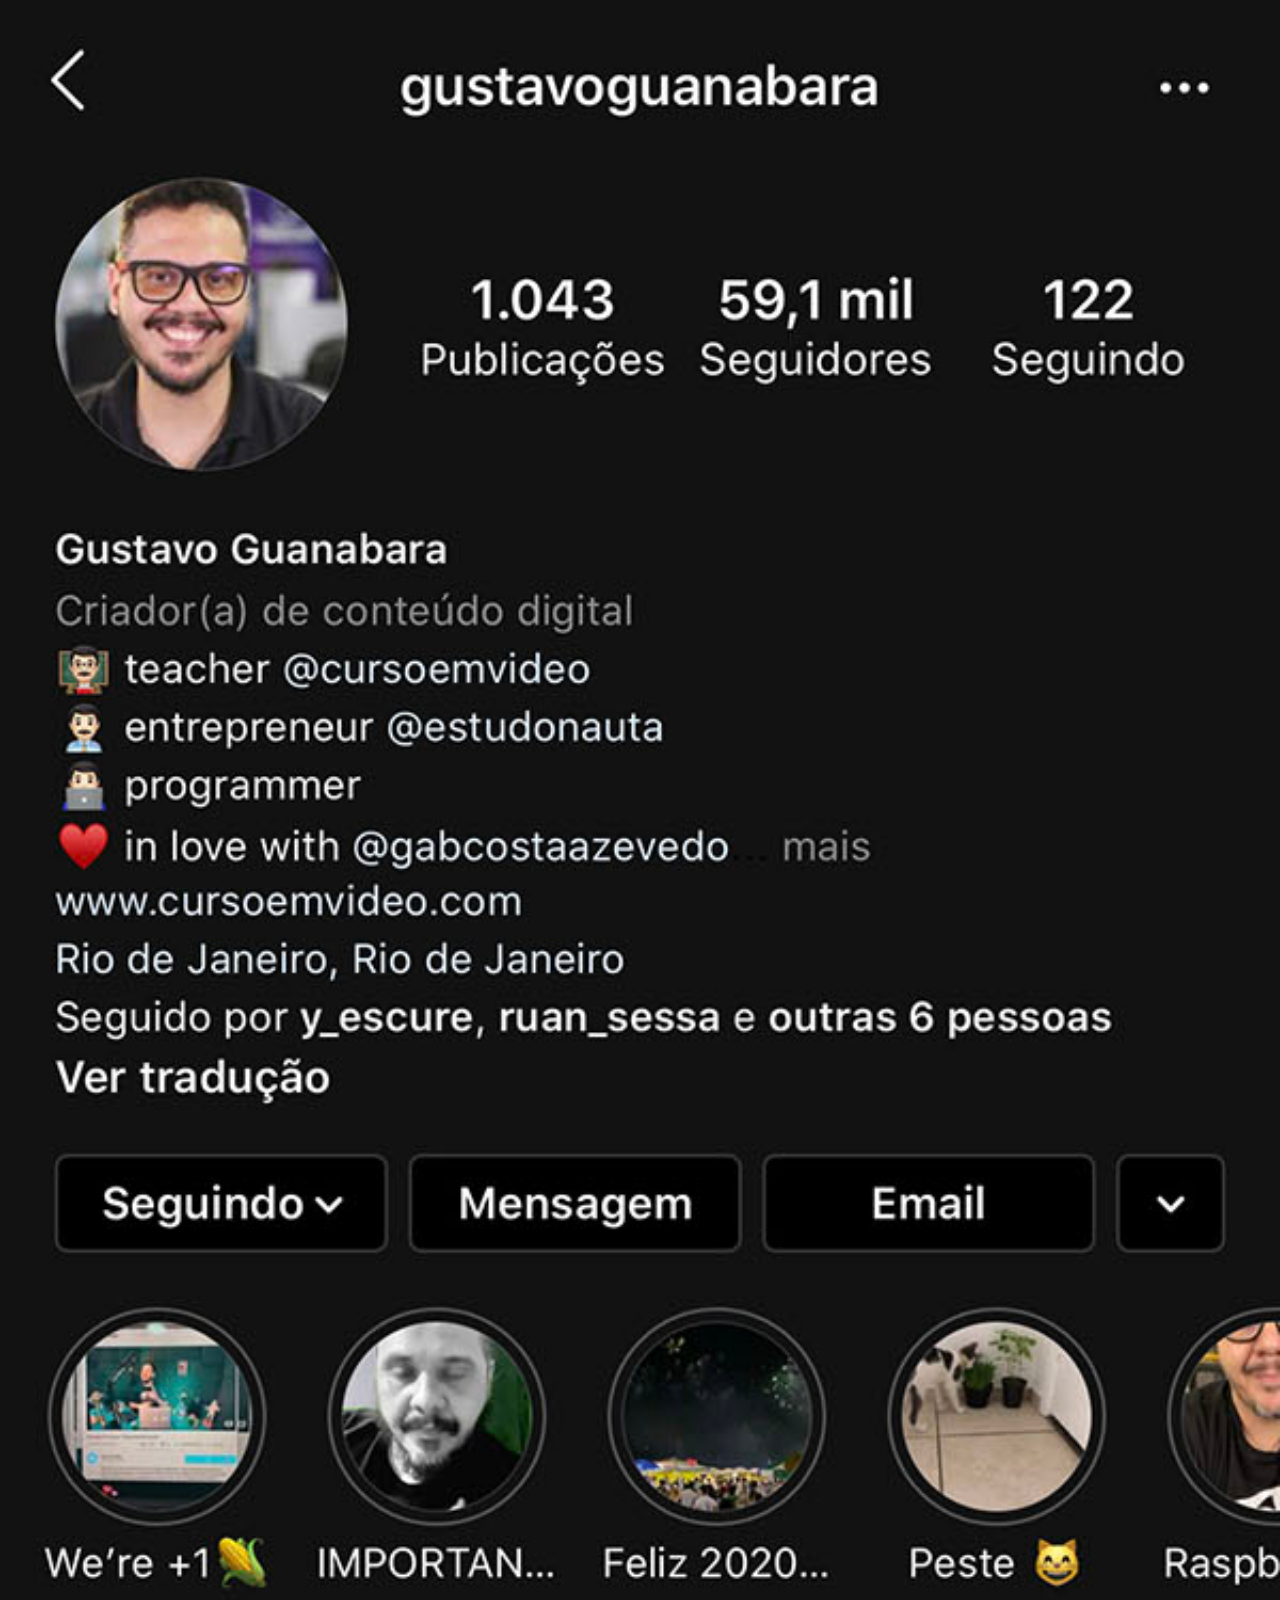
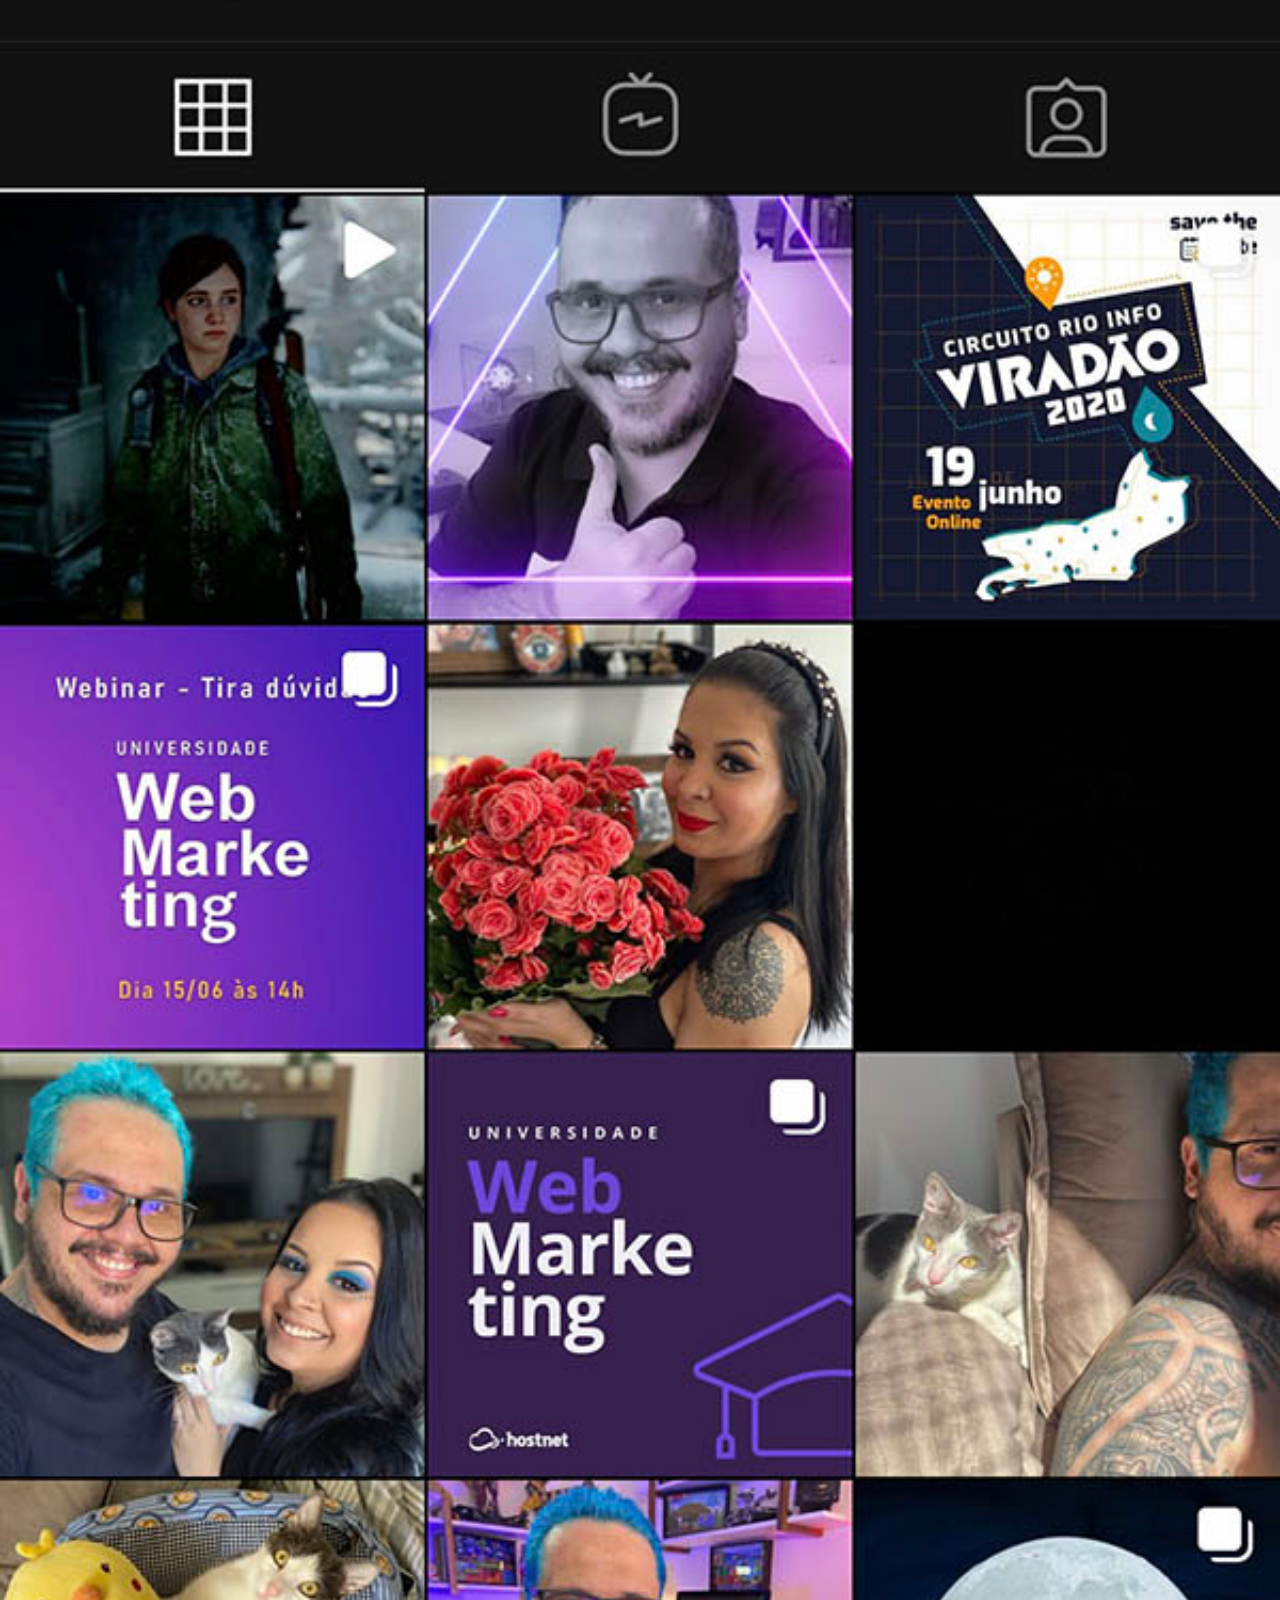
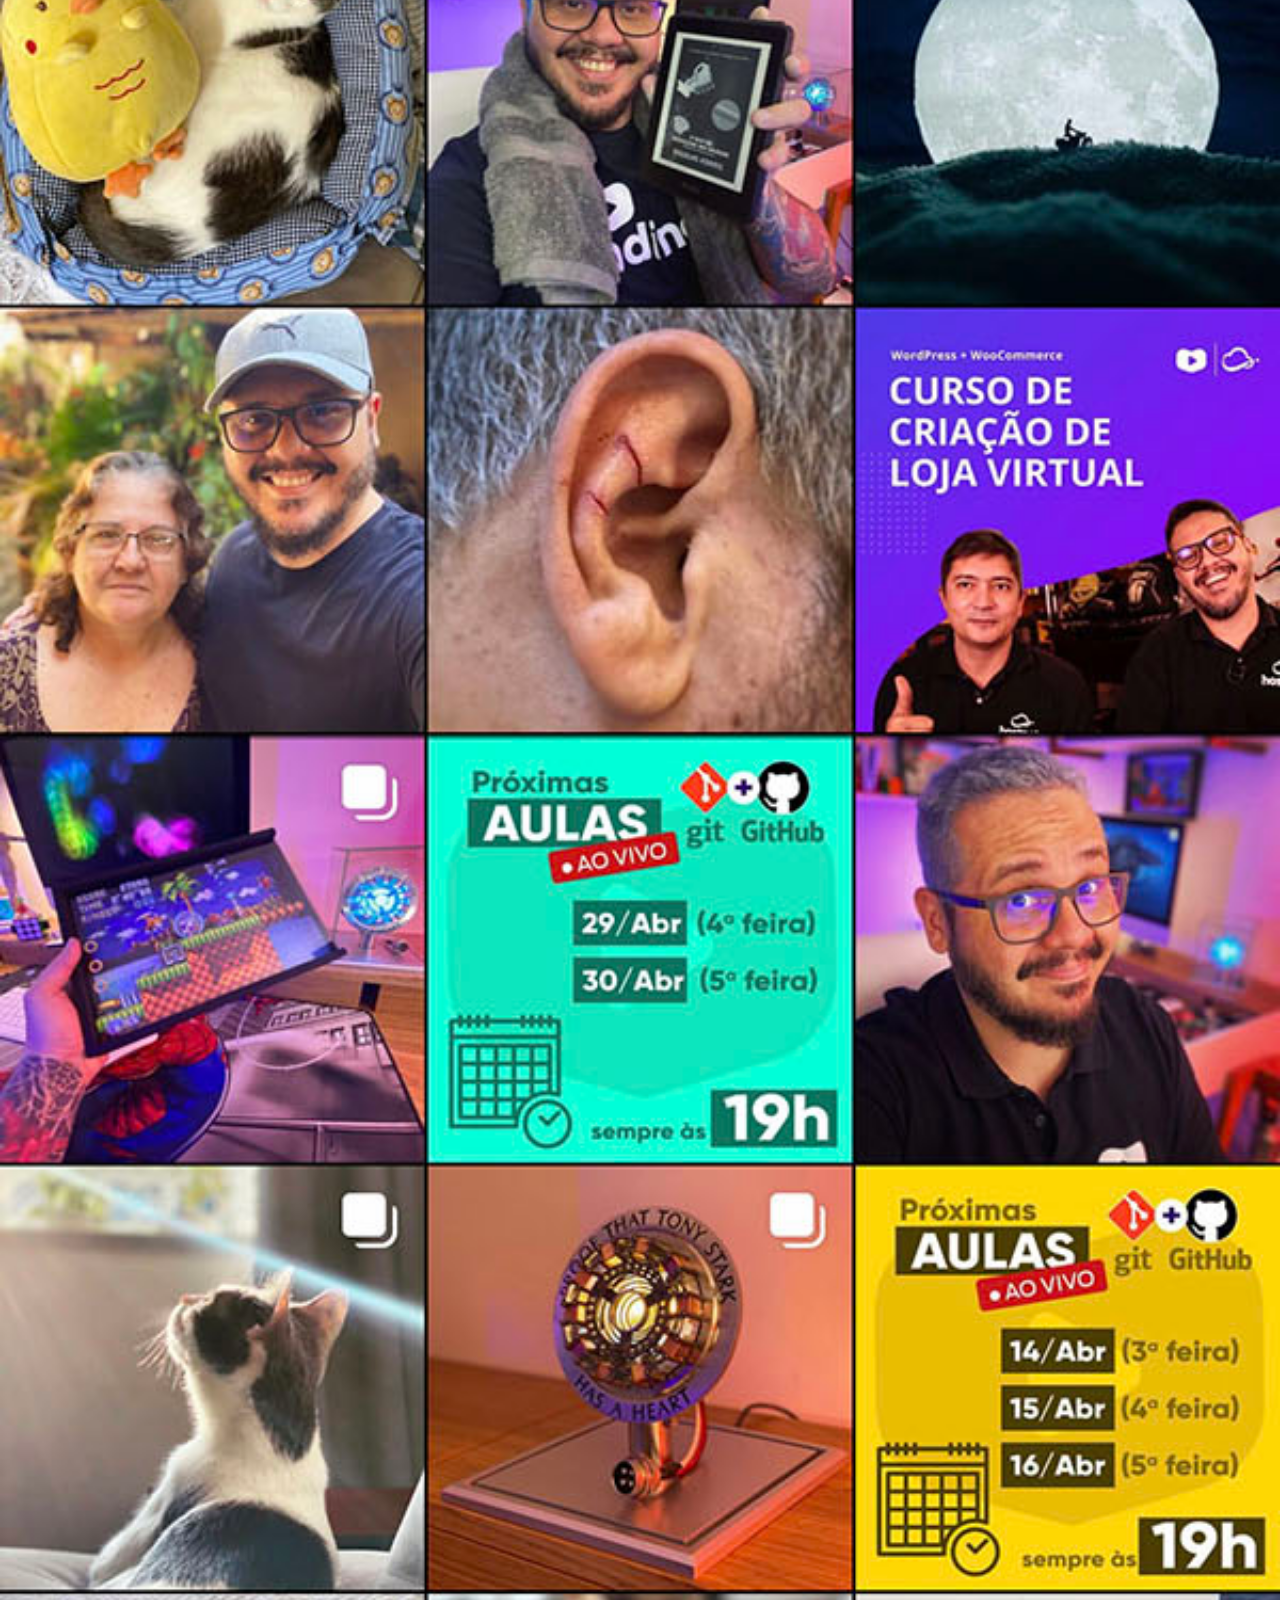
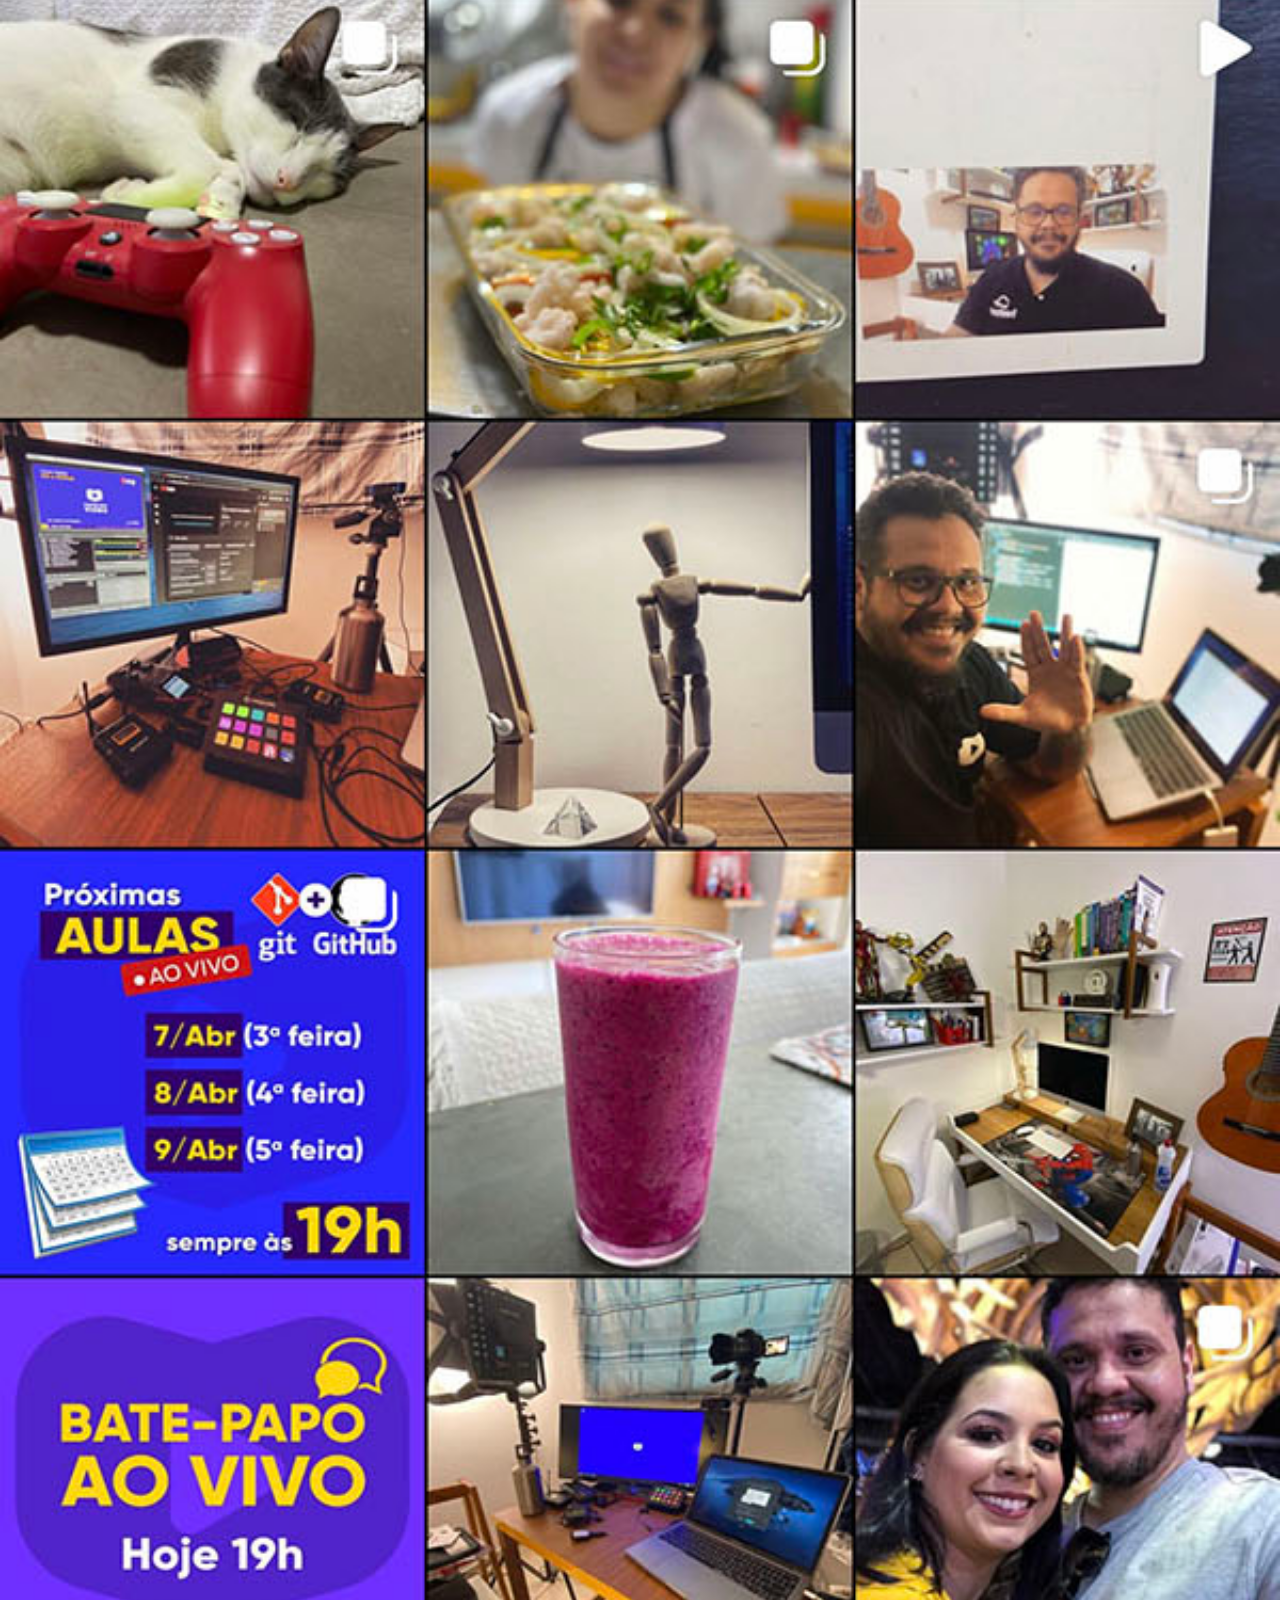
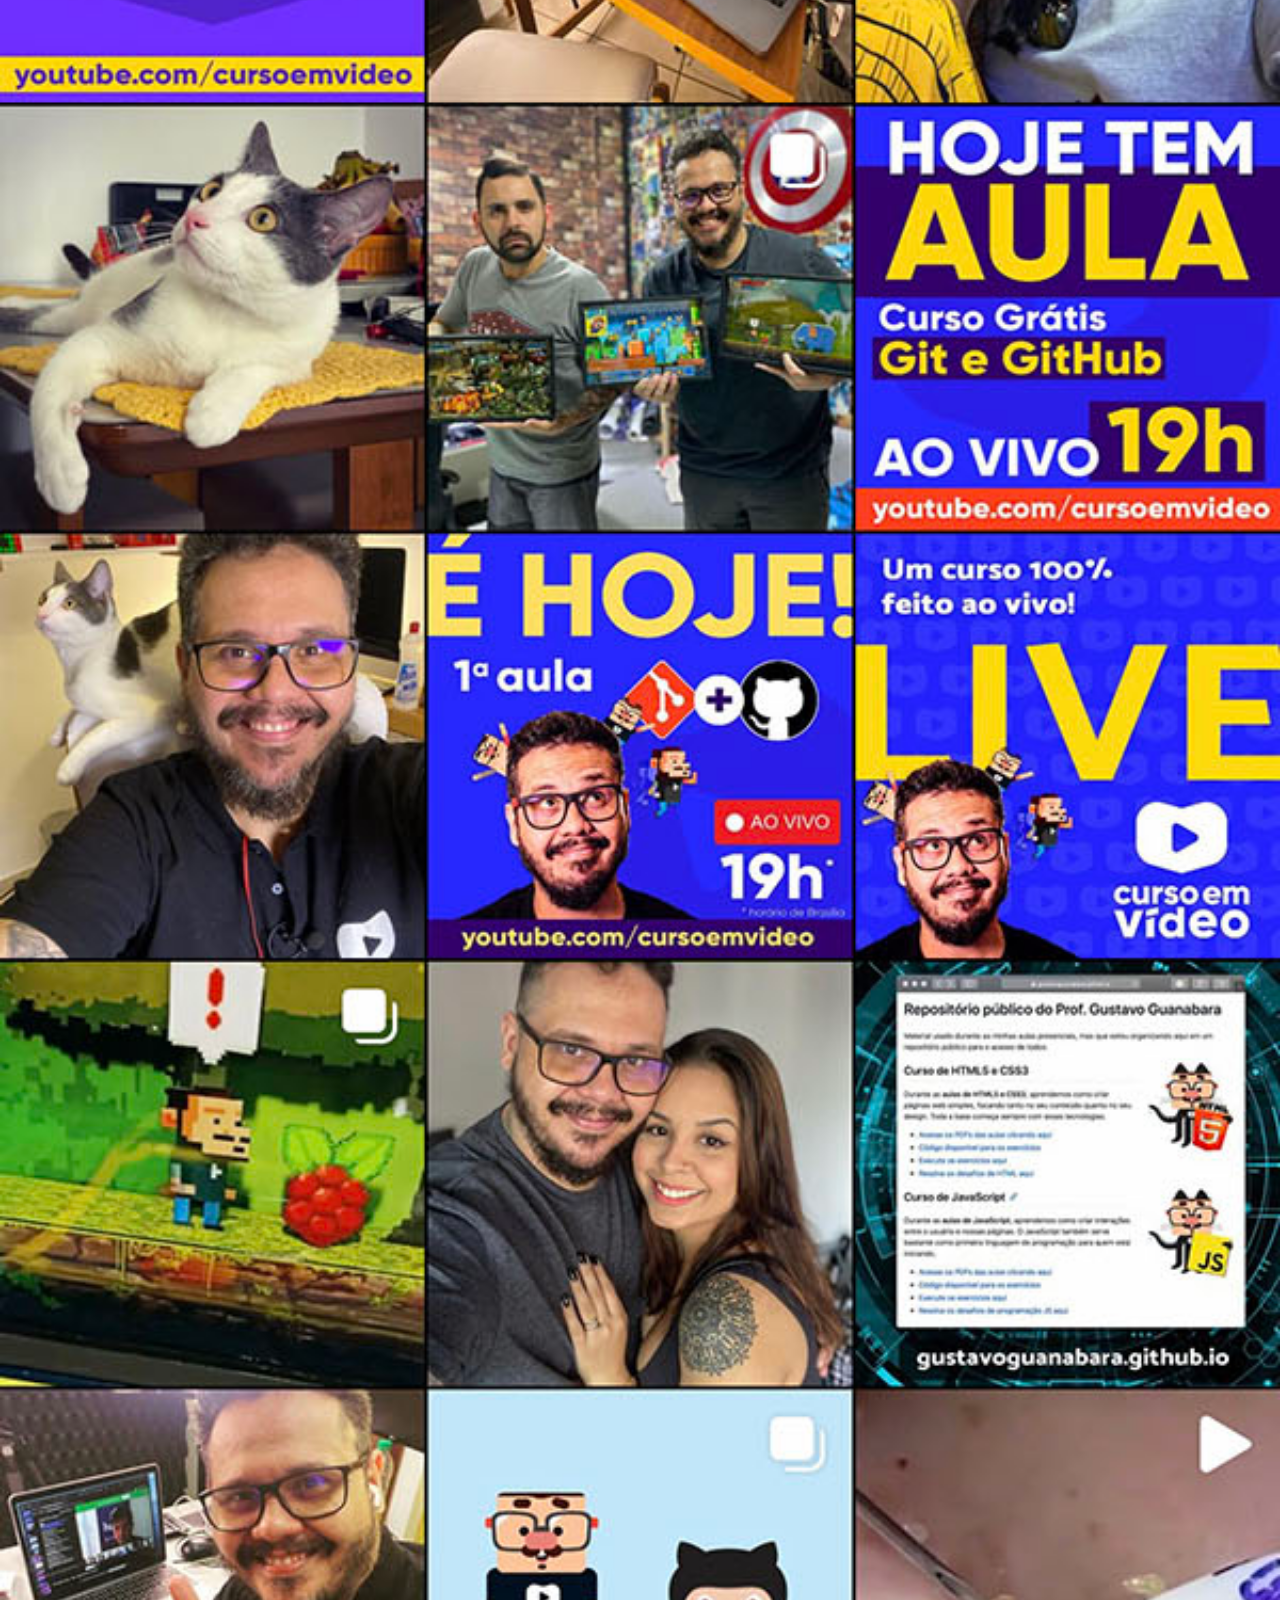
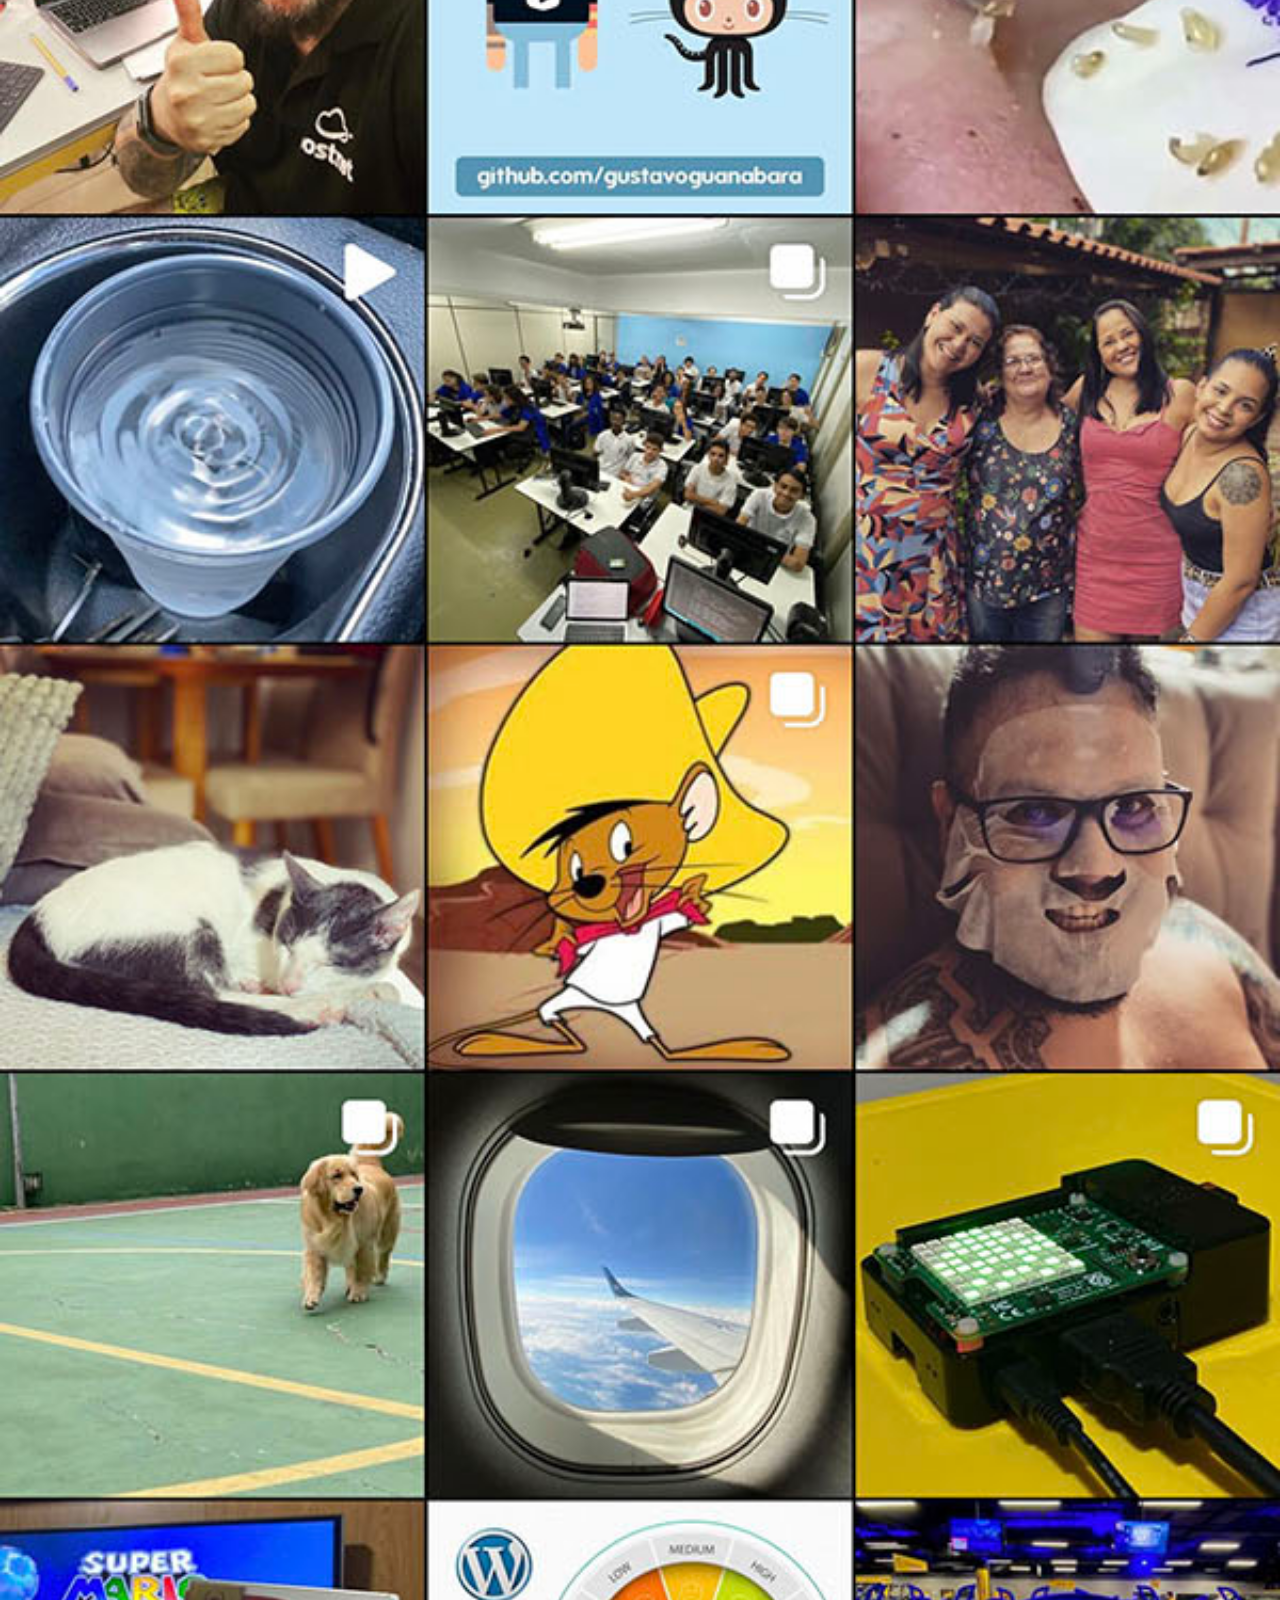
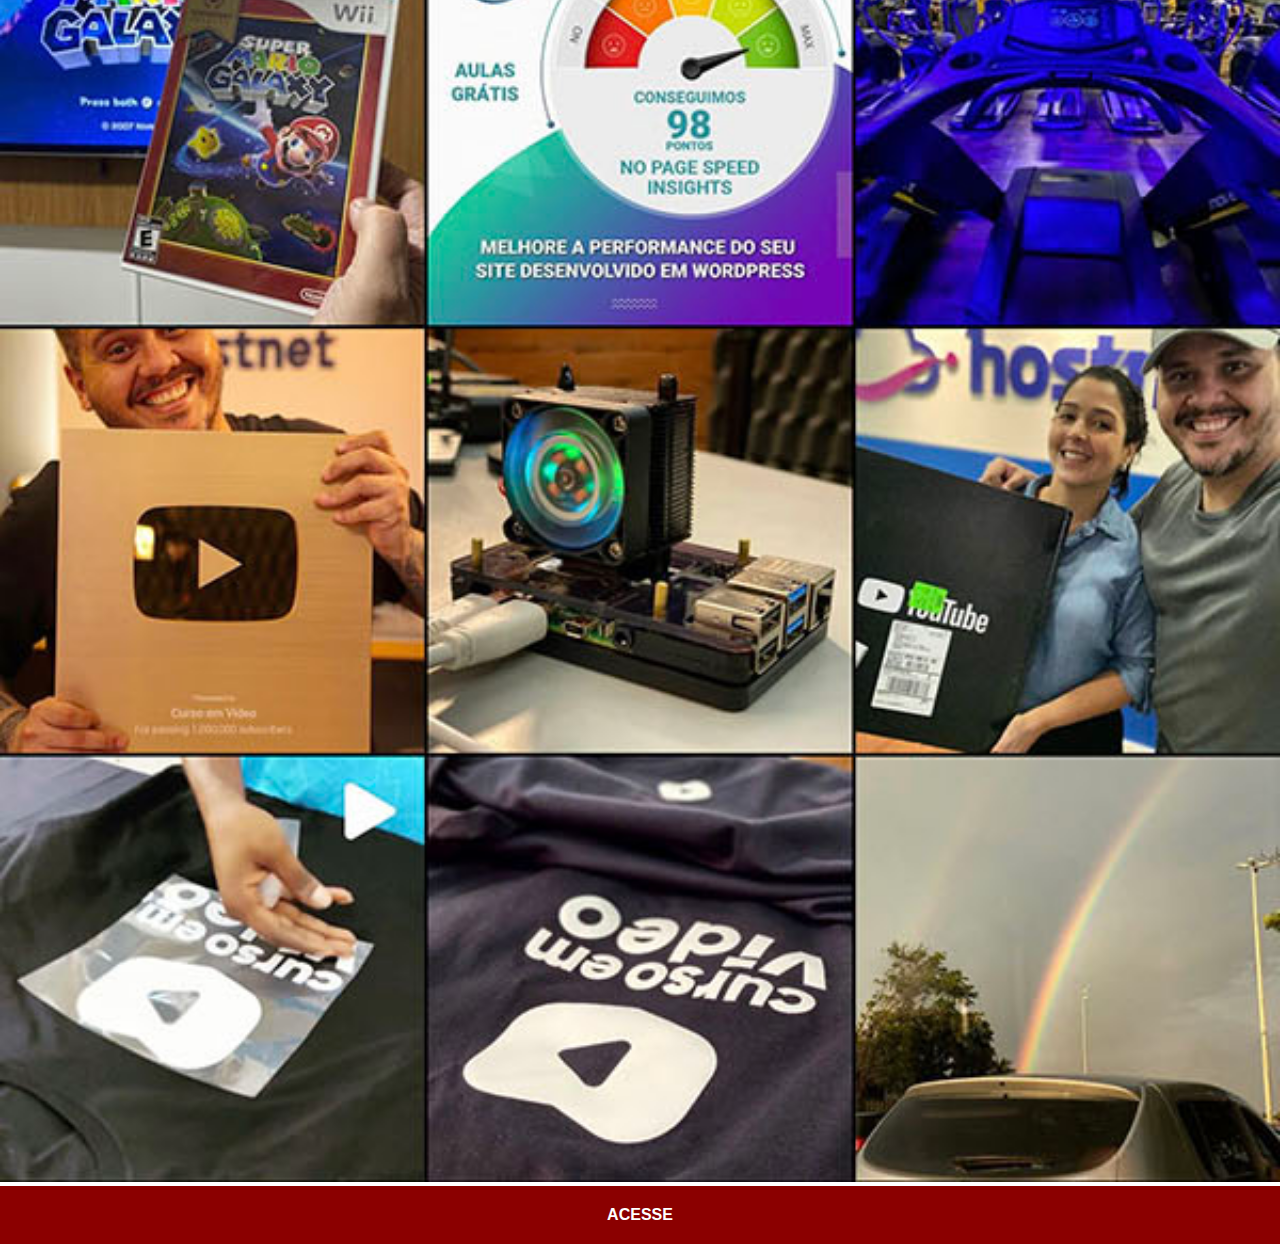
<file: insta.html>
<!DOCTYPE html>
<html lang="pt-br">
<head>
    <meta charset="UTF-8">
    <meta http-equiv="X-UA-Compatible" content="IE=edge">
    <meta name="viewport" content="width=device-width, initial-scale=1.0">
    <title>Youtube</title><link rel="stylesheet" href="estilos/social.css">

</head>
<body>
    <img src="imagens/tela-instagram.jpg" alt="instagram">
    <a href="https://www.instagram.com/gustavoguanabara/" target="_blank">ACESSE</a>
</body>
</html>
</file>
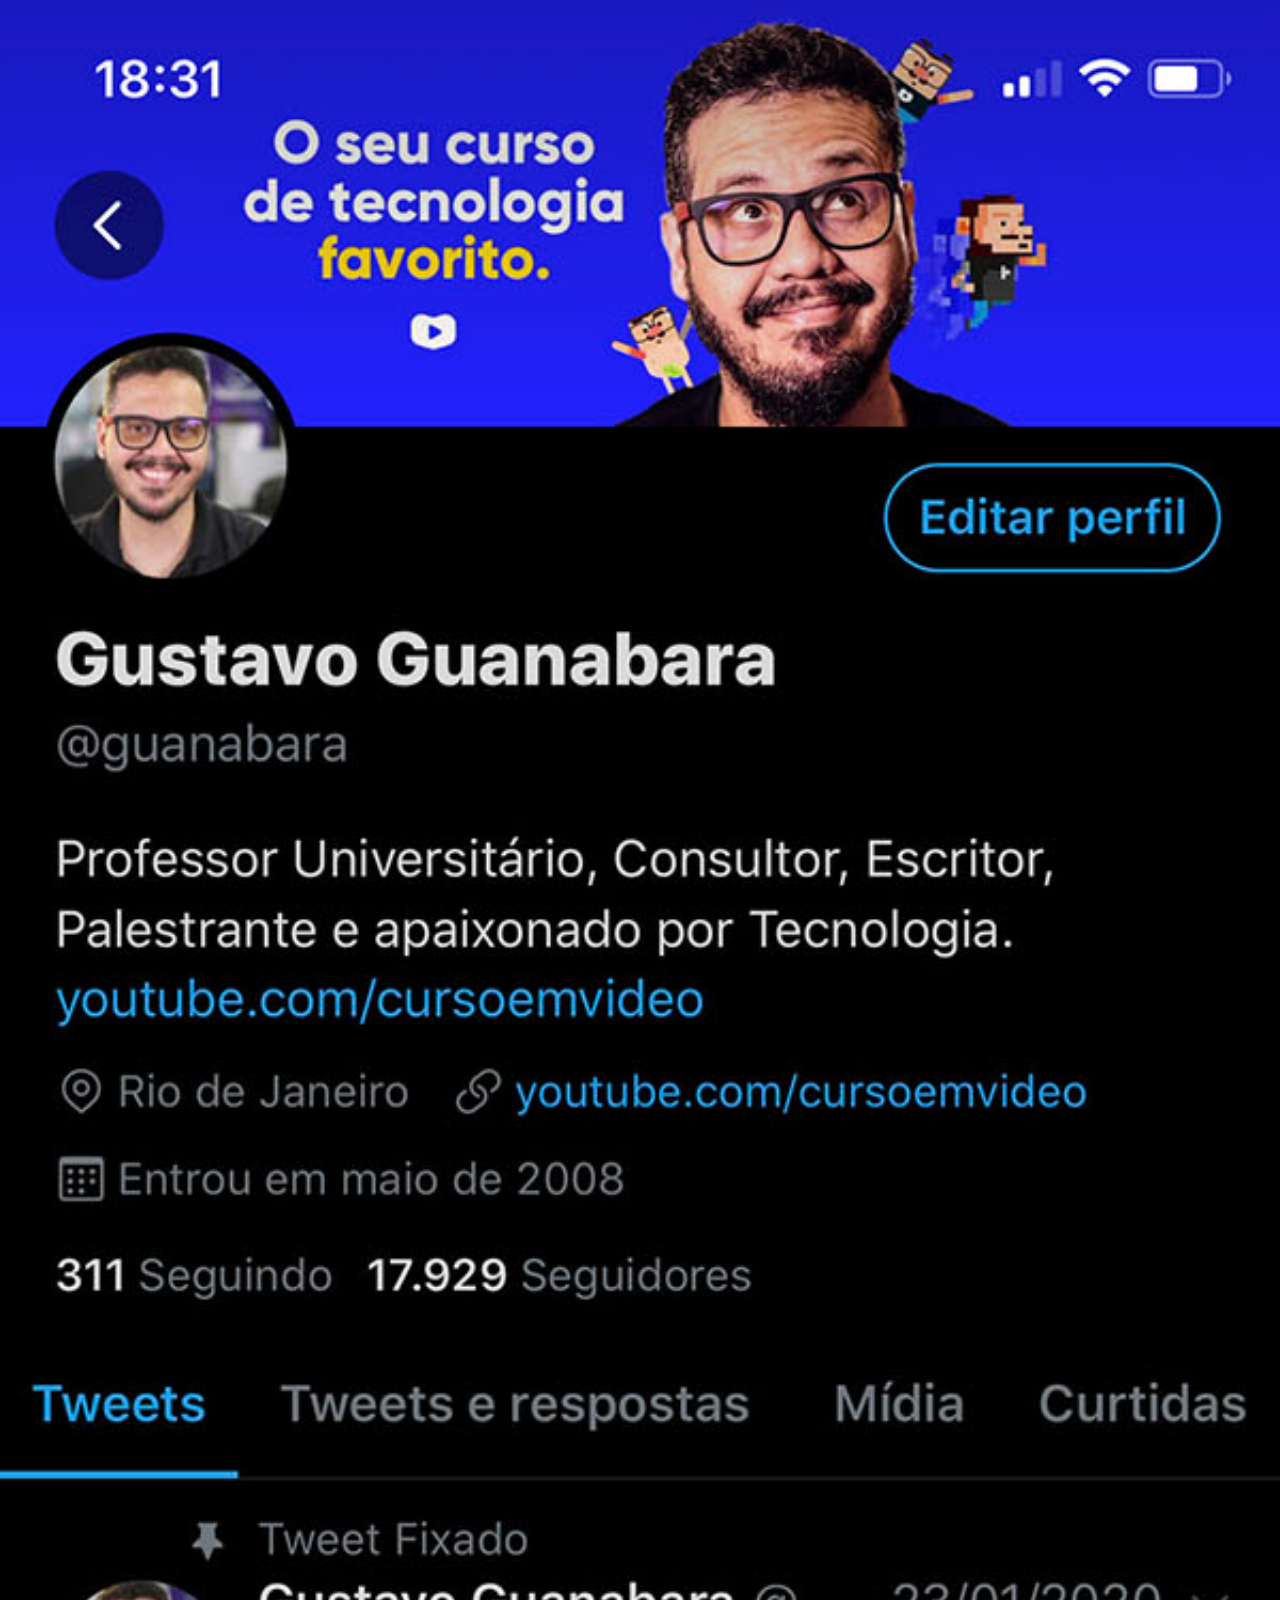
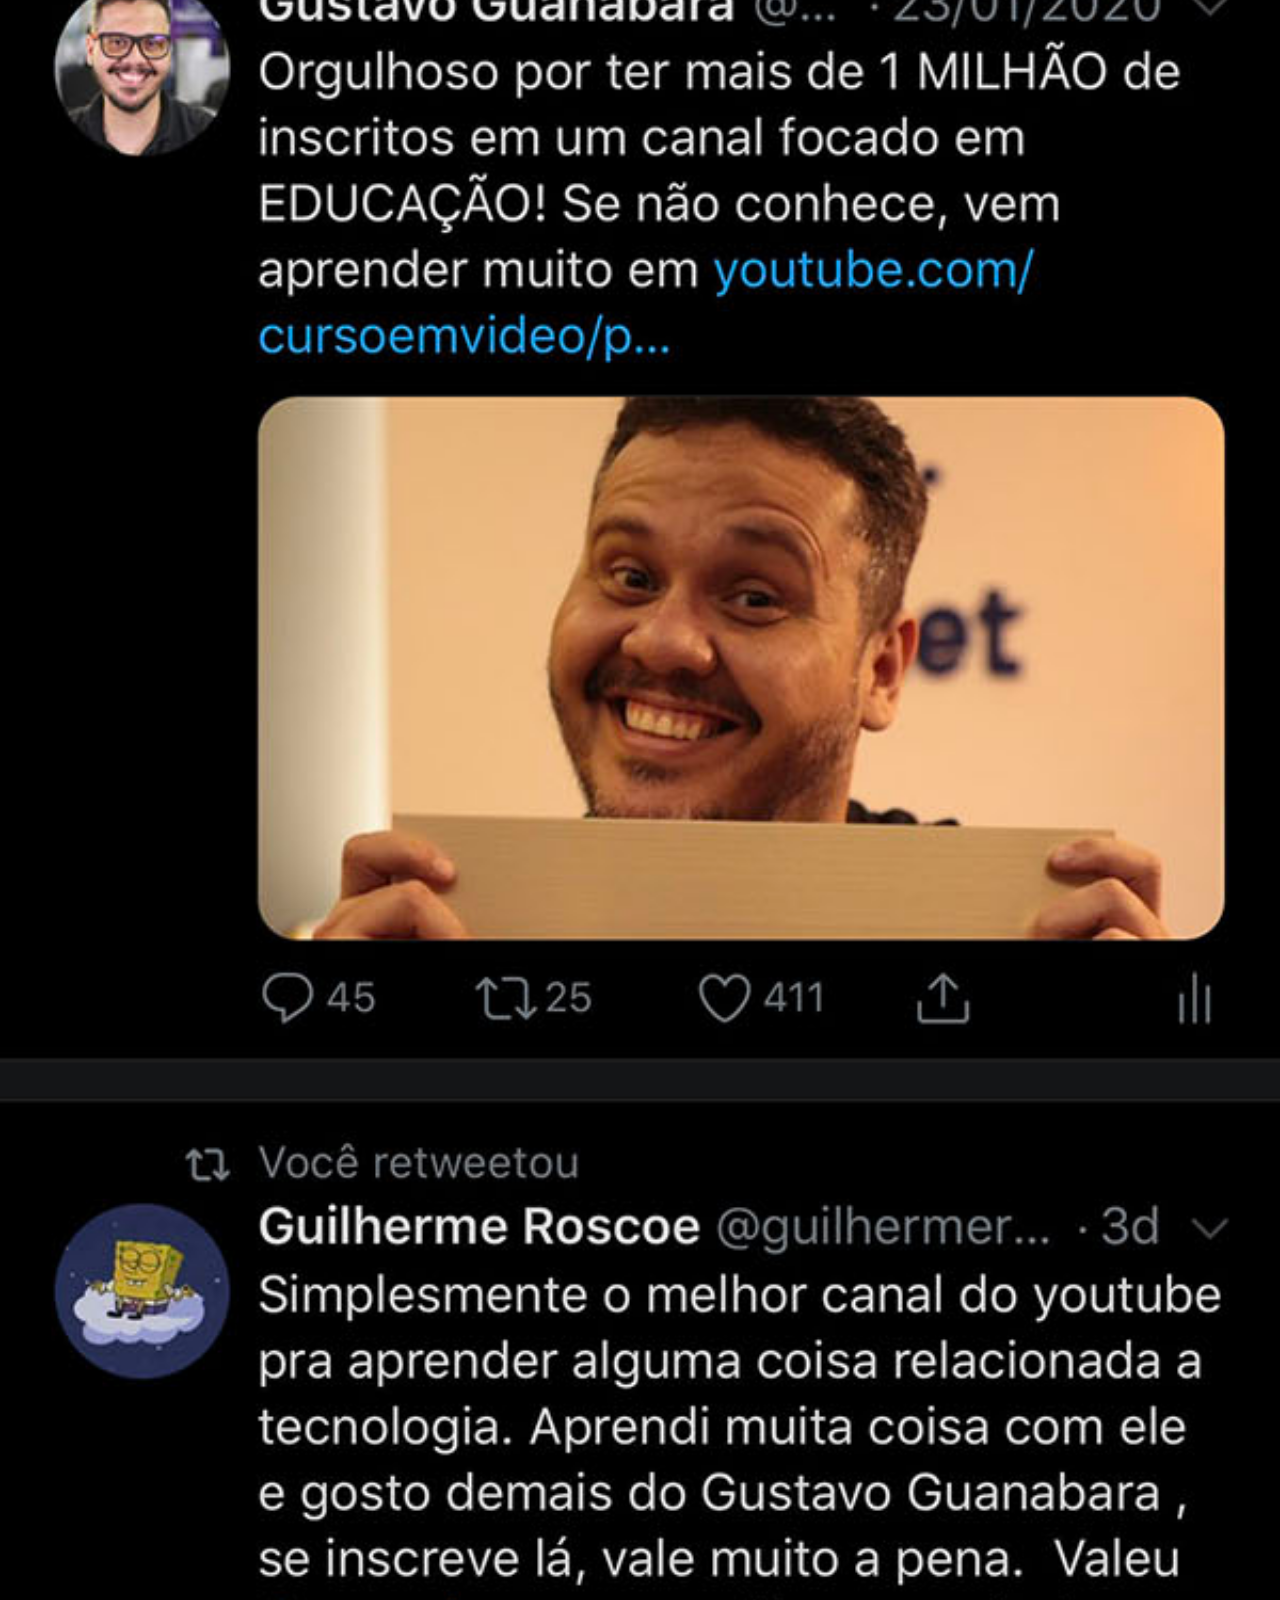
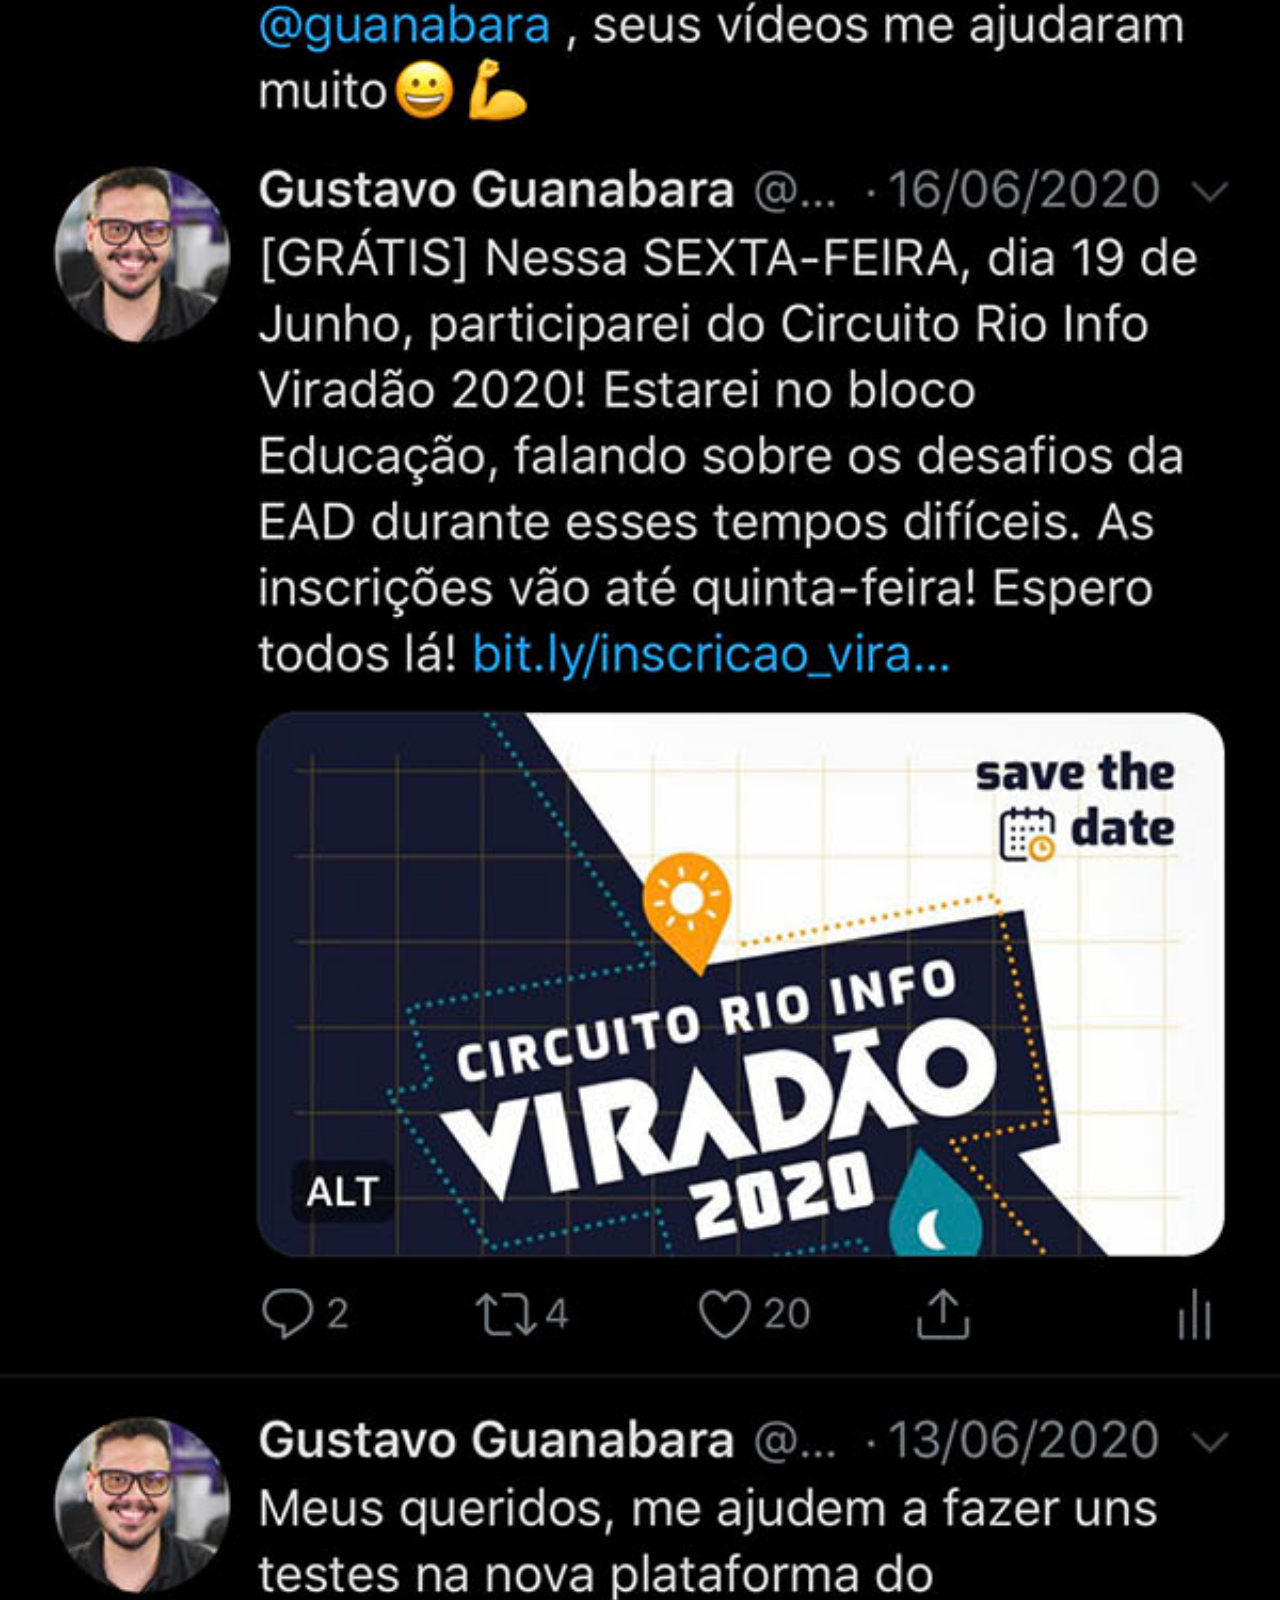
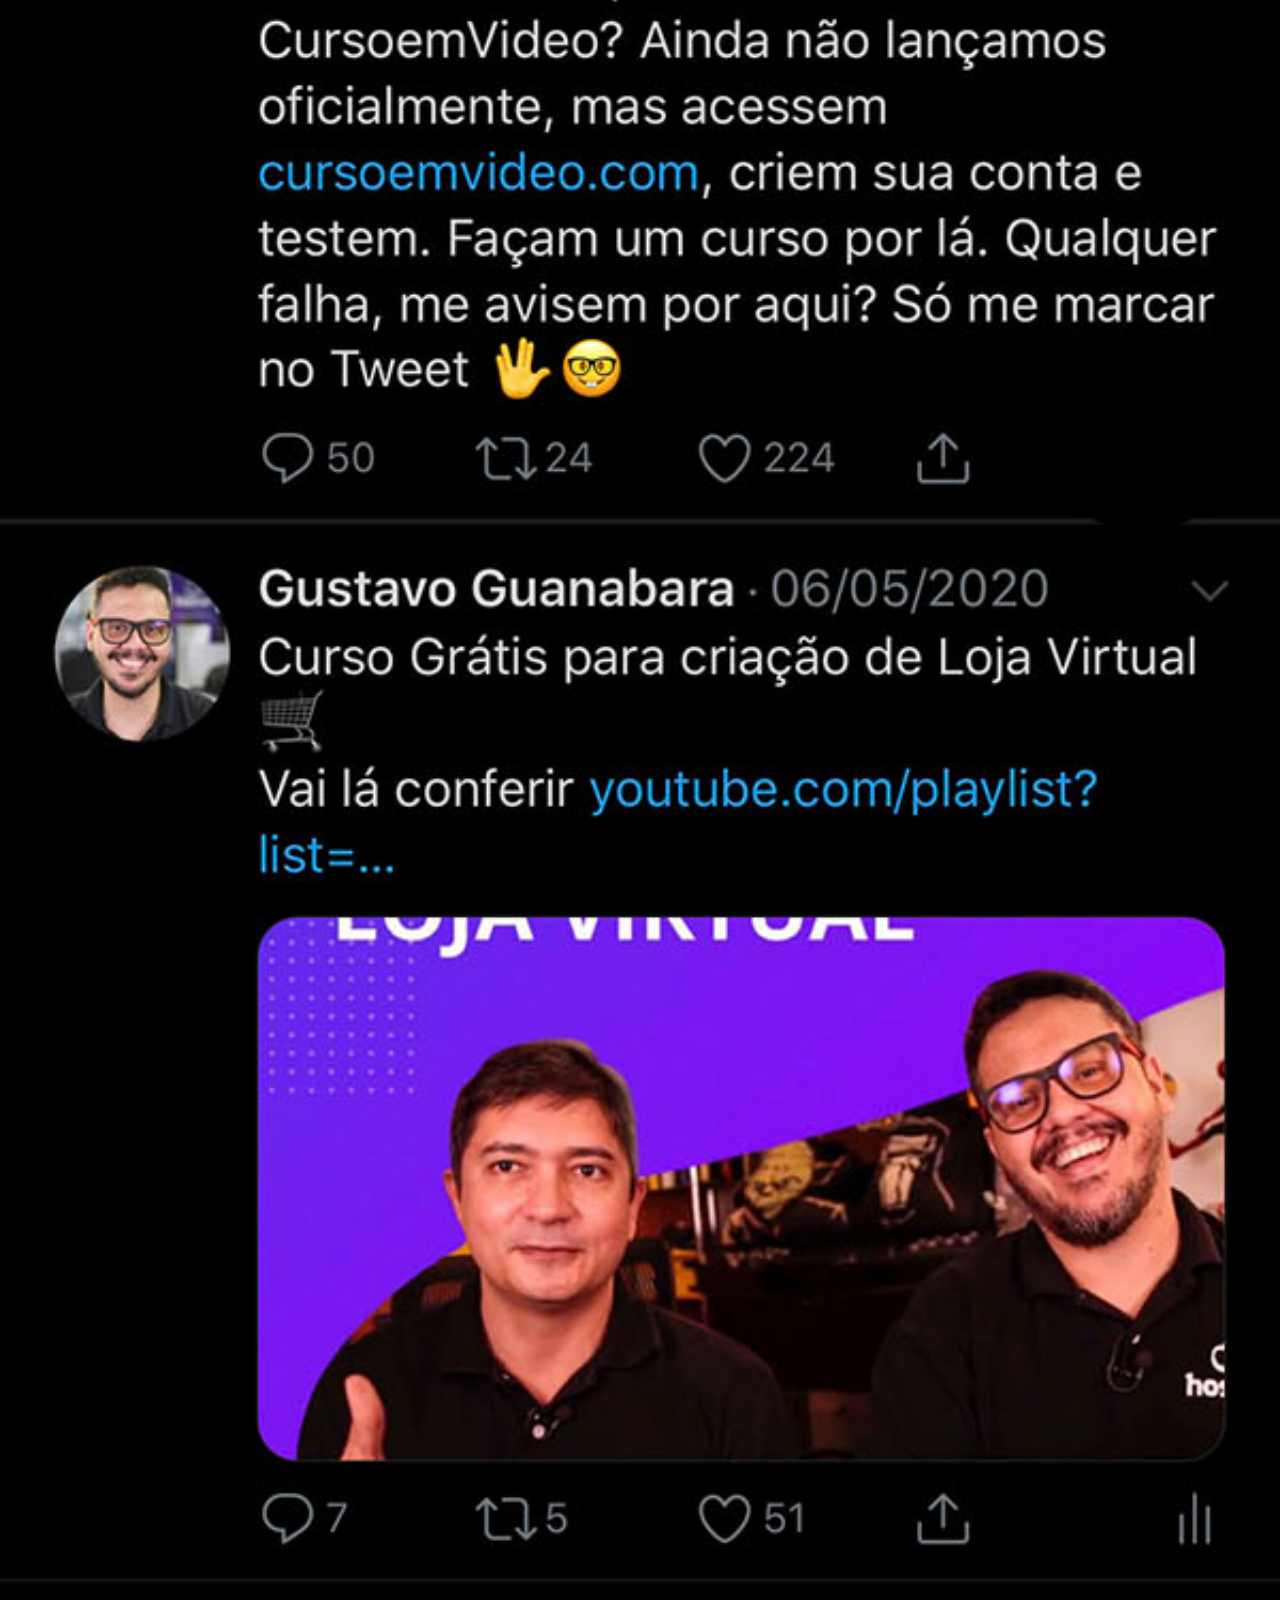
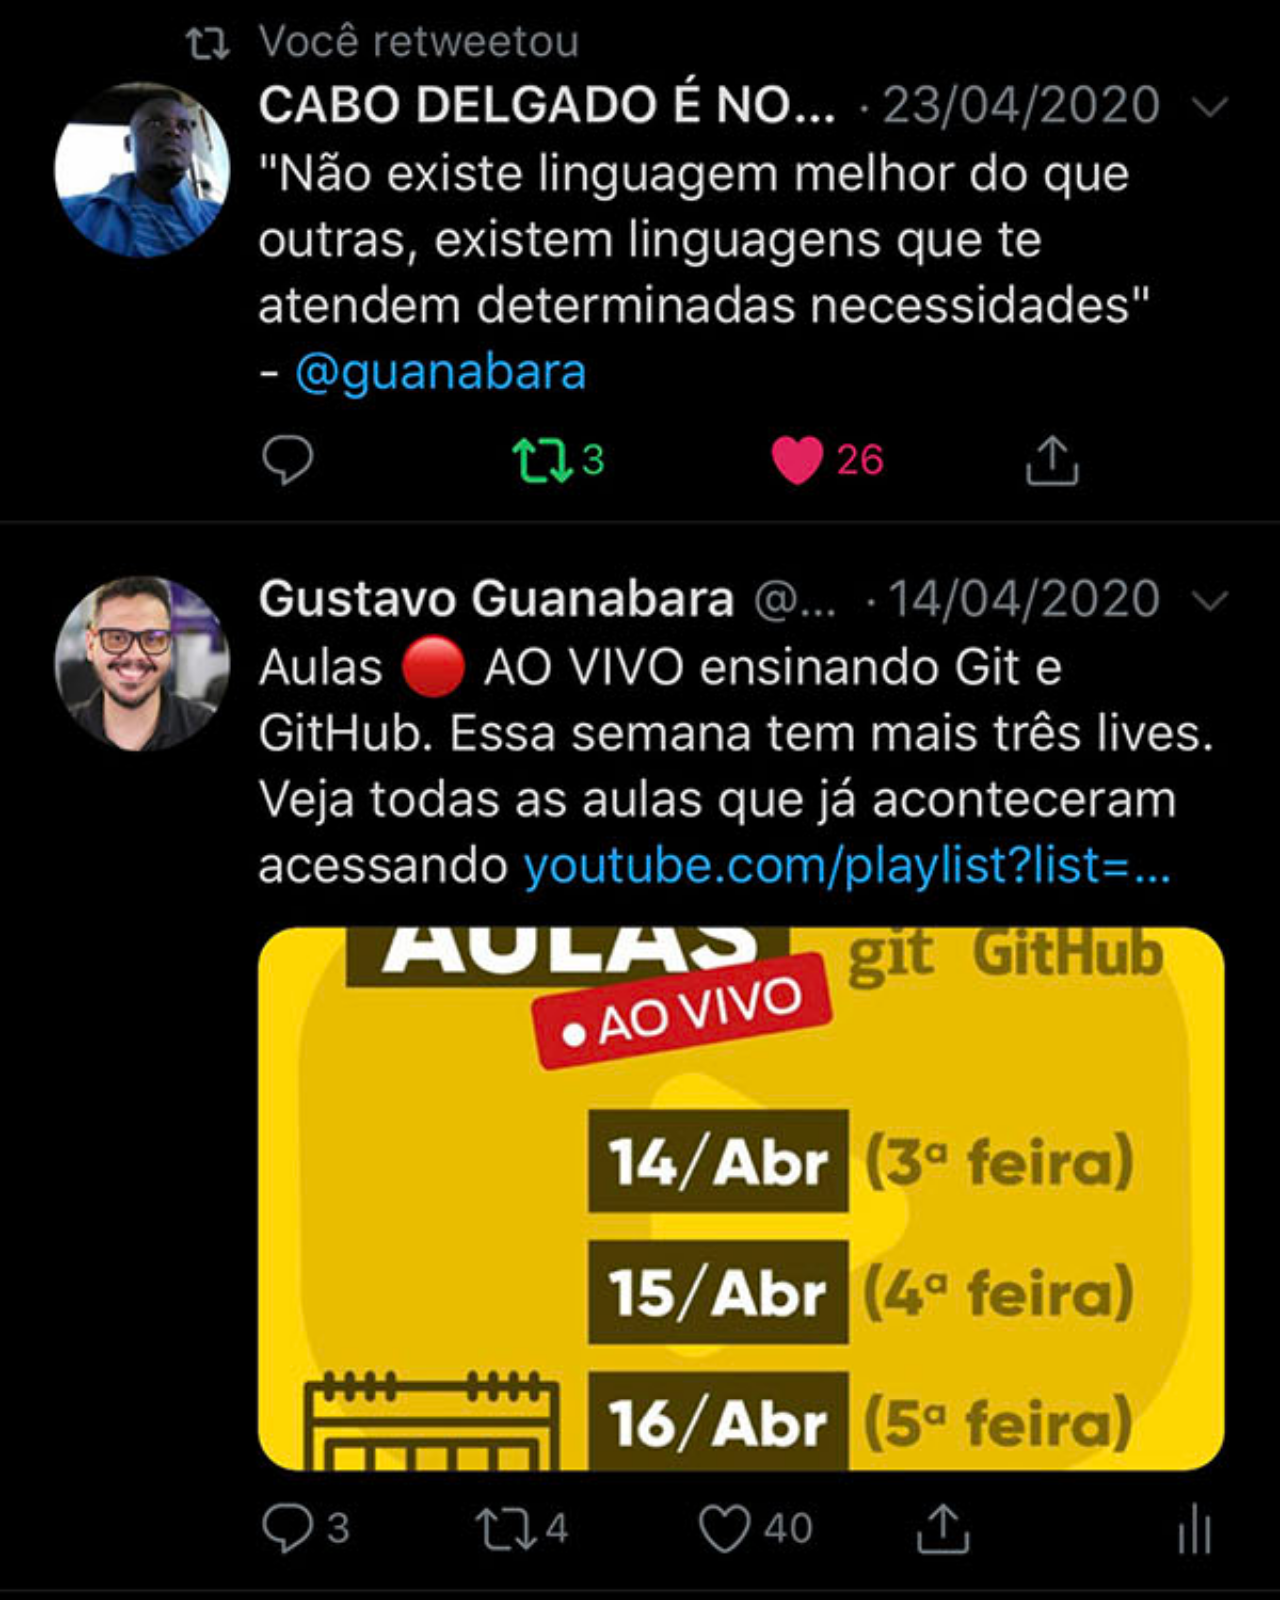
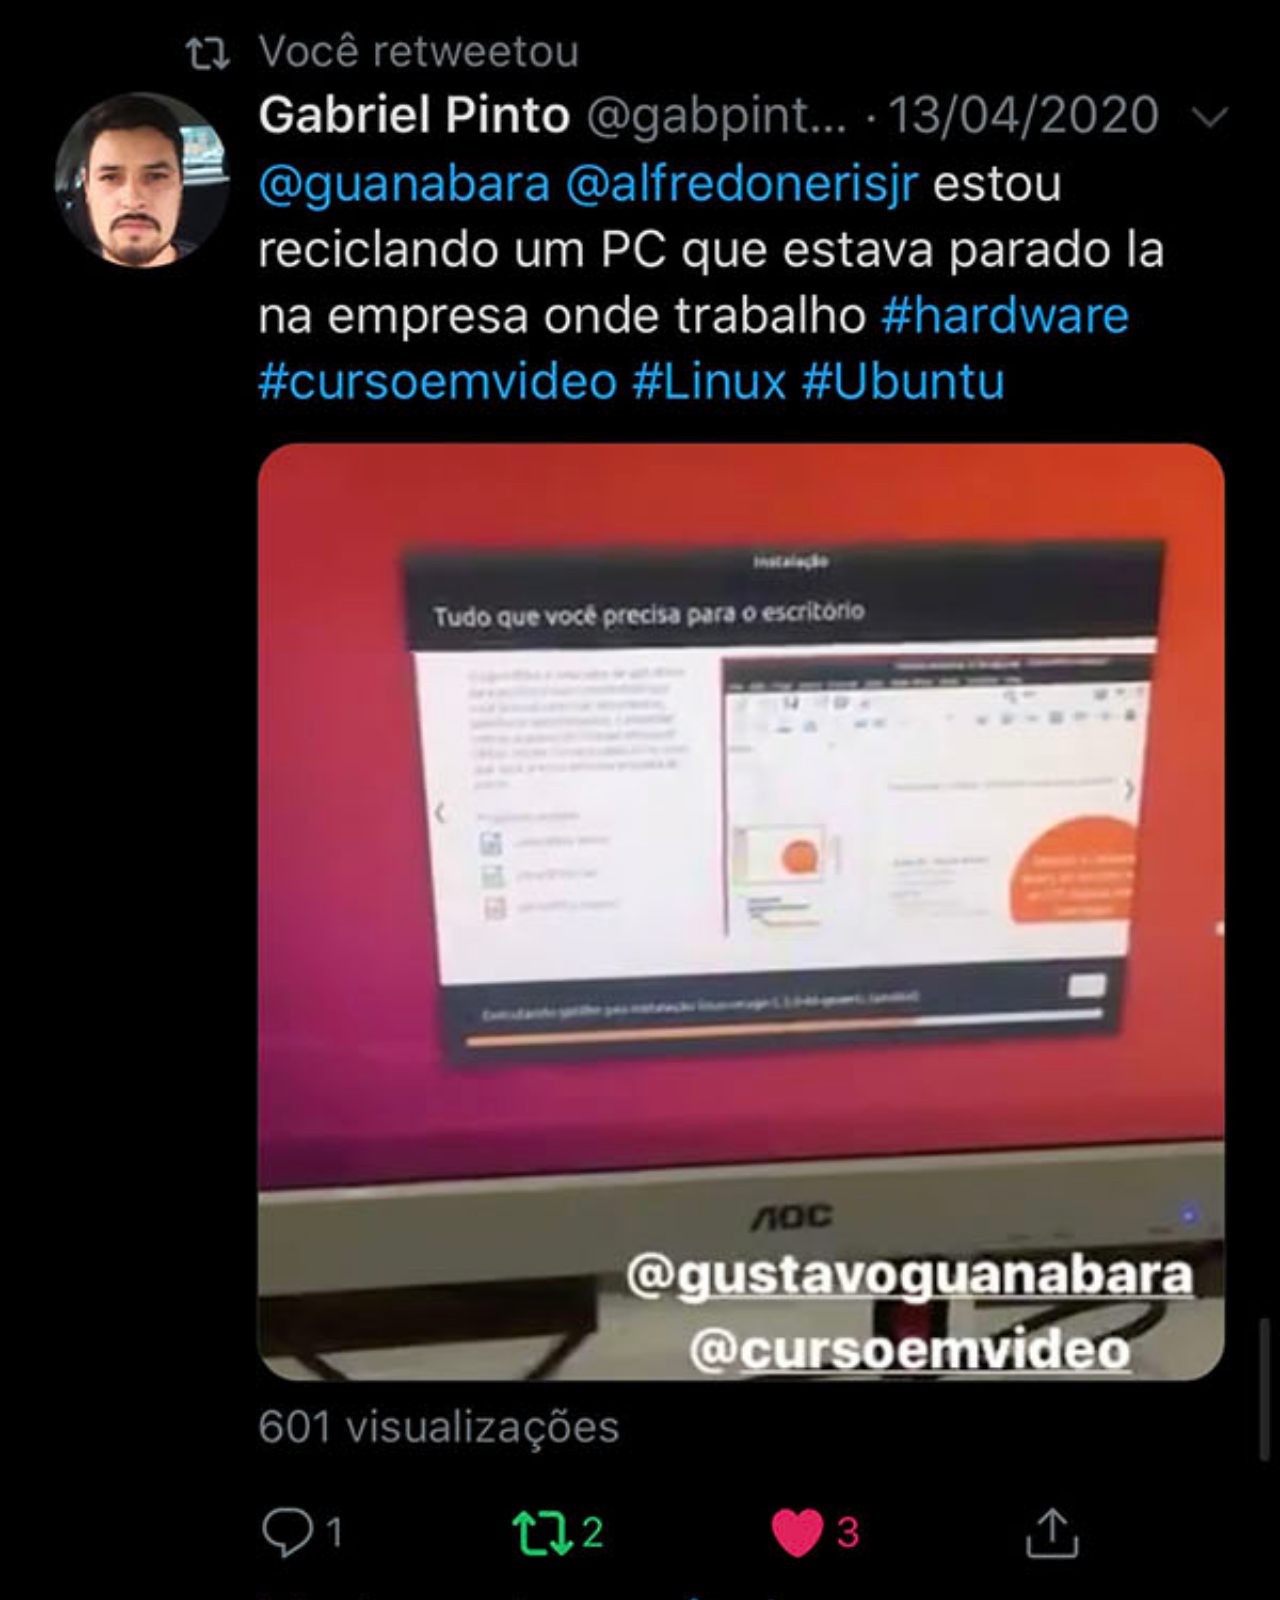
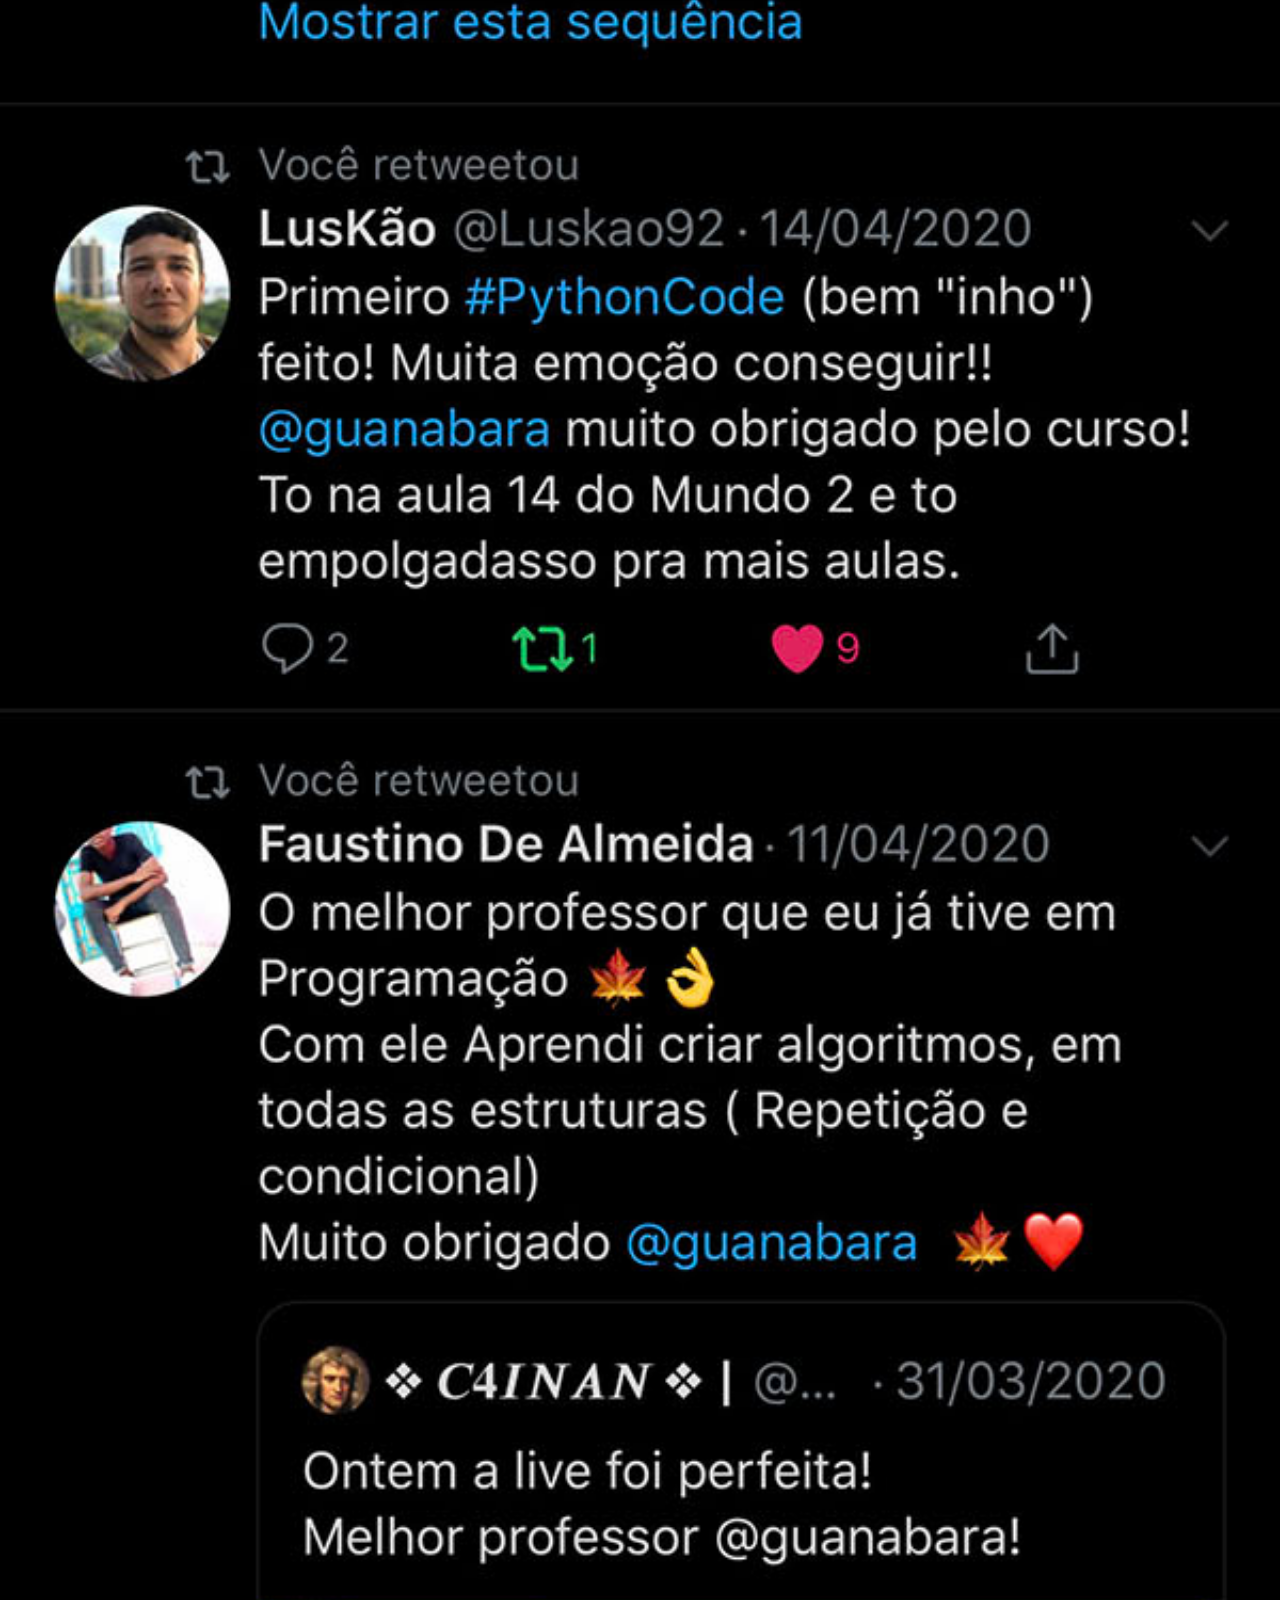
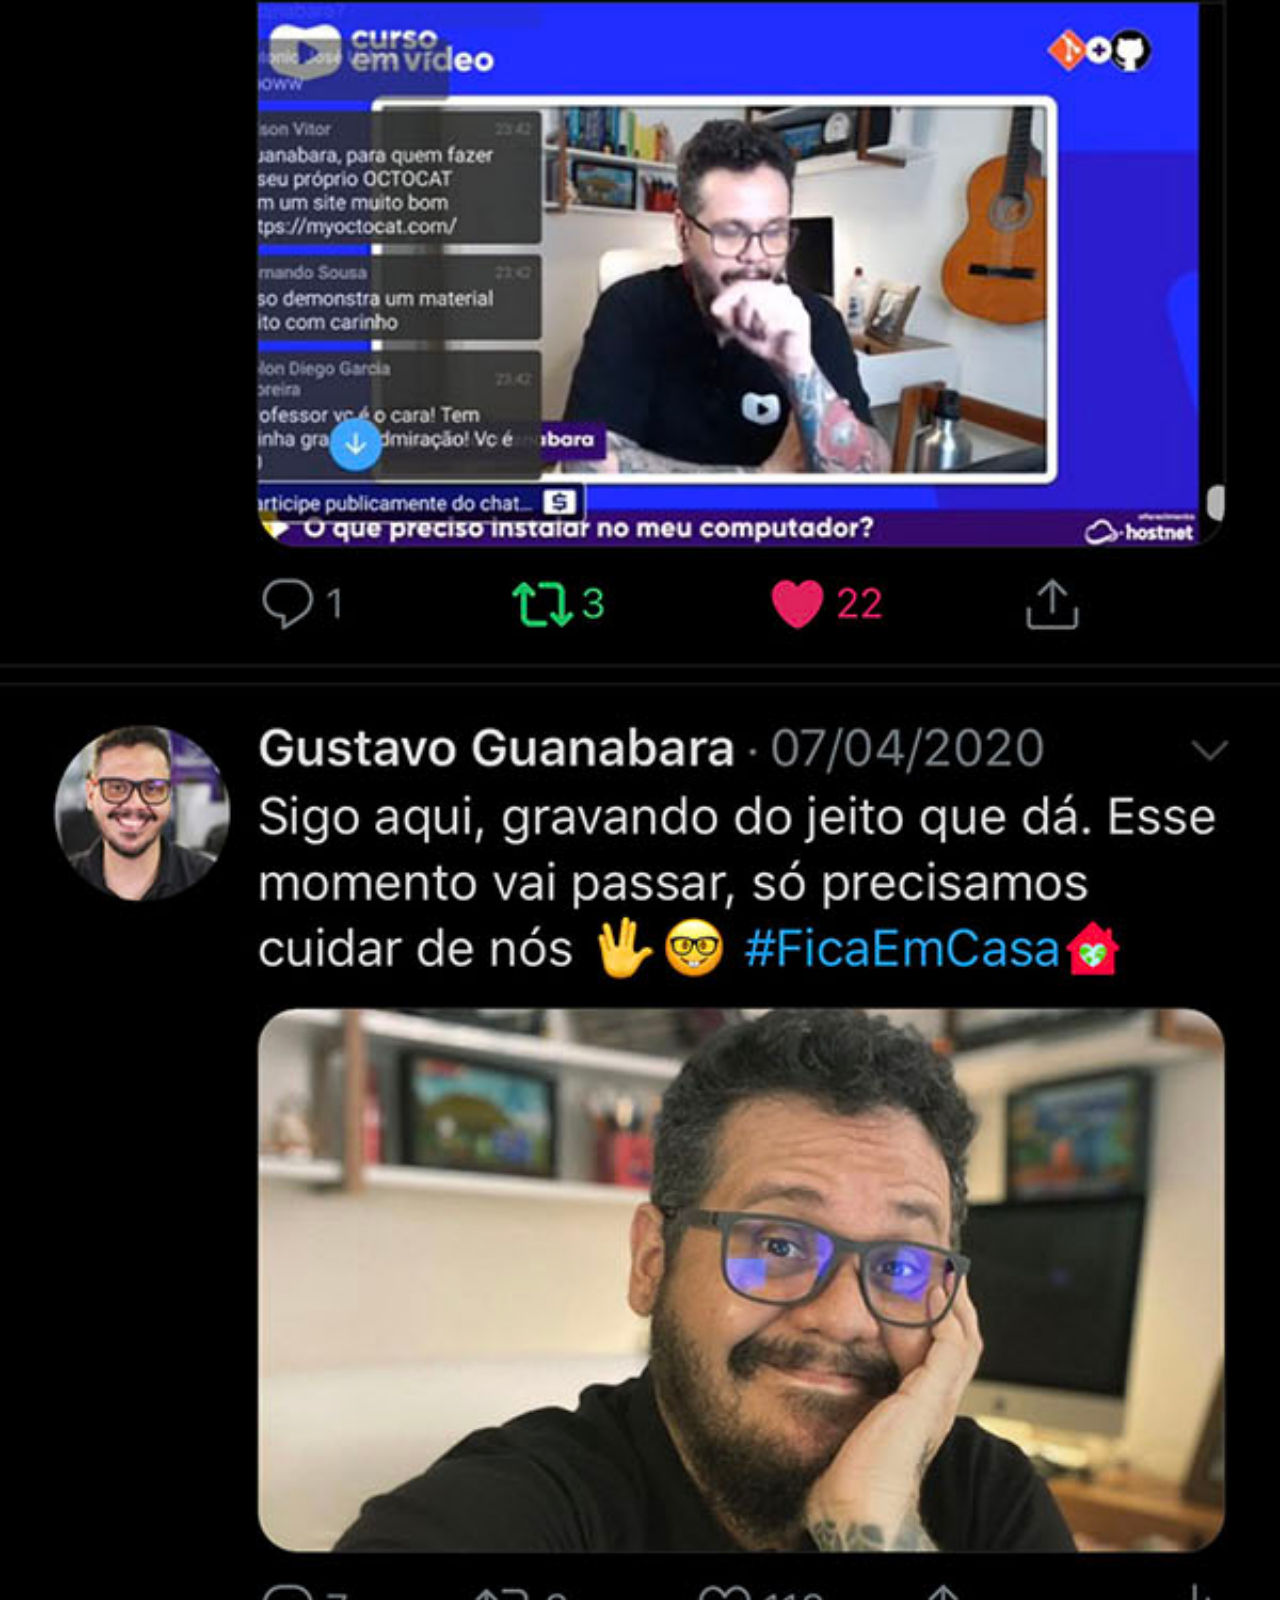
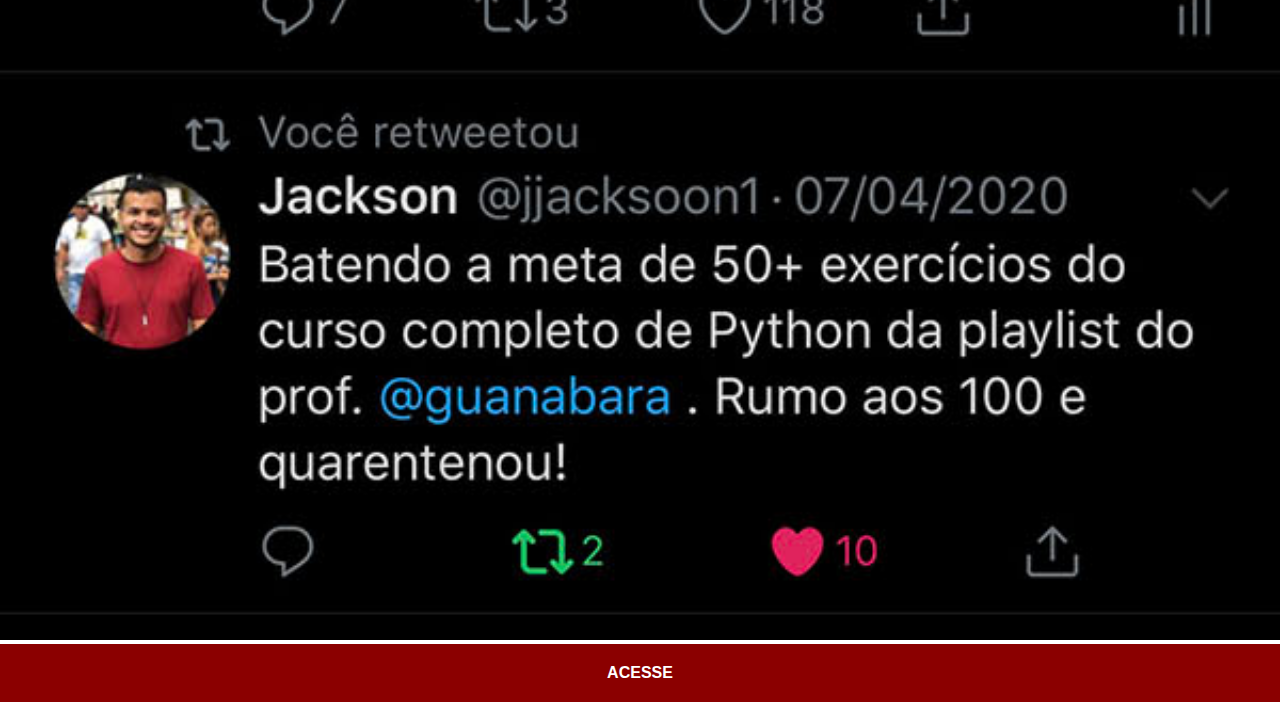
<file: twitter.html>
<!DOCTYPE html>
<html lang="pt-br">
<head>
    <meta charset="UTF-8">
    <meta http-equiv="X-UA-Compatible" content="IE=edge">
    <meta name="viewport" content="width=device-width, initial-scale=1.0">
    <title>twitter</title><link rel="stylesheet" href="estilos/social.css">
</head>
<body>
    <img src="imagens/tela-twitter.jpg" alt="twitter">
    <a href="https://twitter.com/guanabara?ref_src=twsrc%5Egoogle%7Ctwcamp%5Eserp%7Ctwgr%5Eauthor" target="_blank">ACESSE</a>
</body>
</html>
</file>
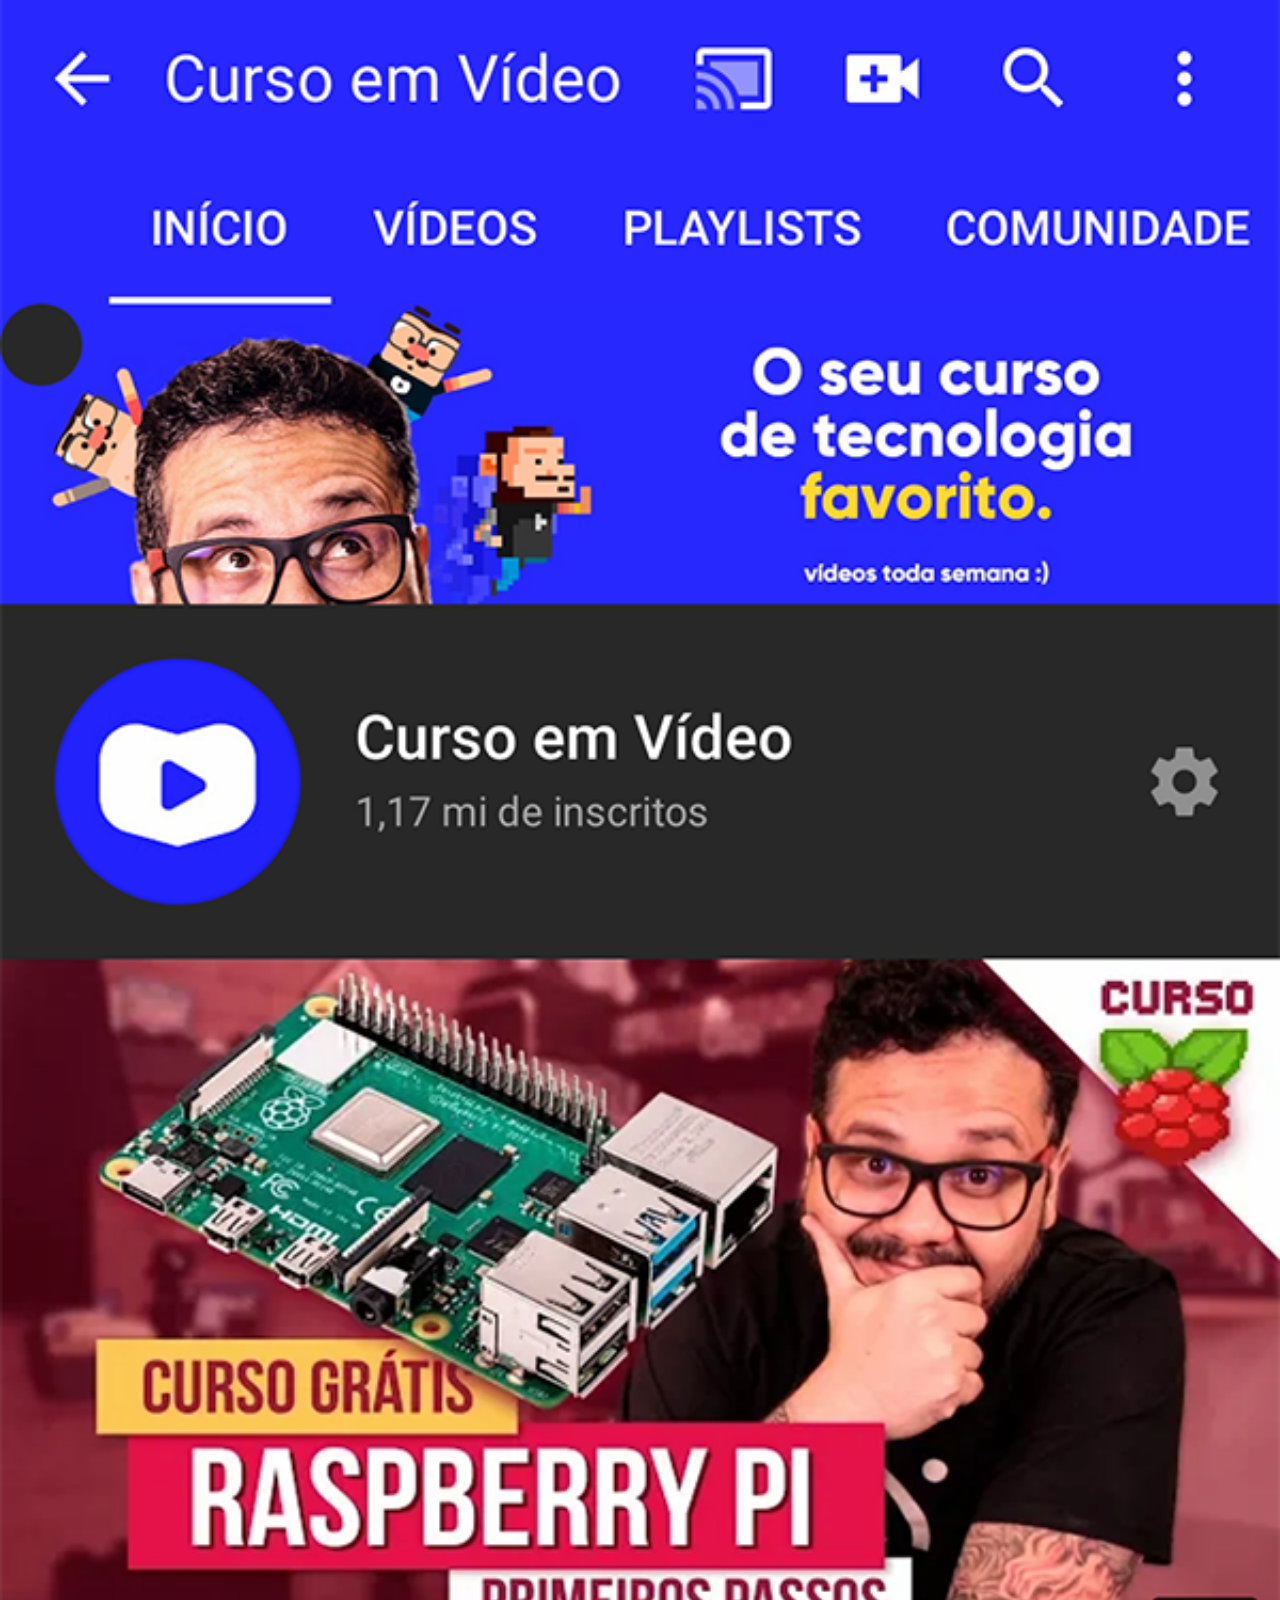
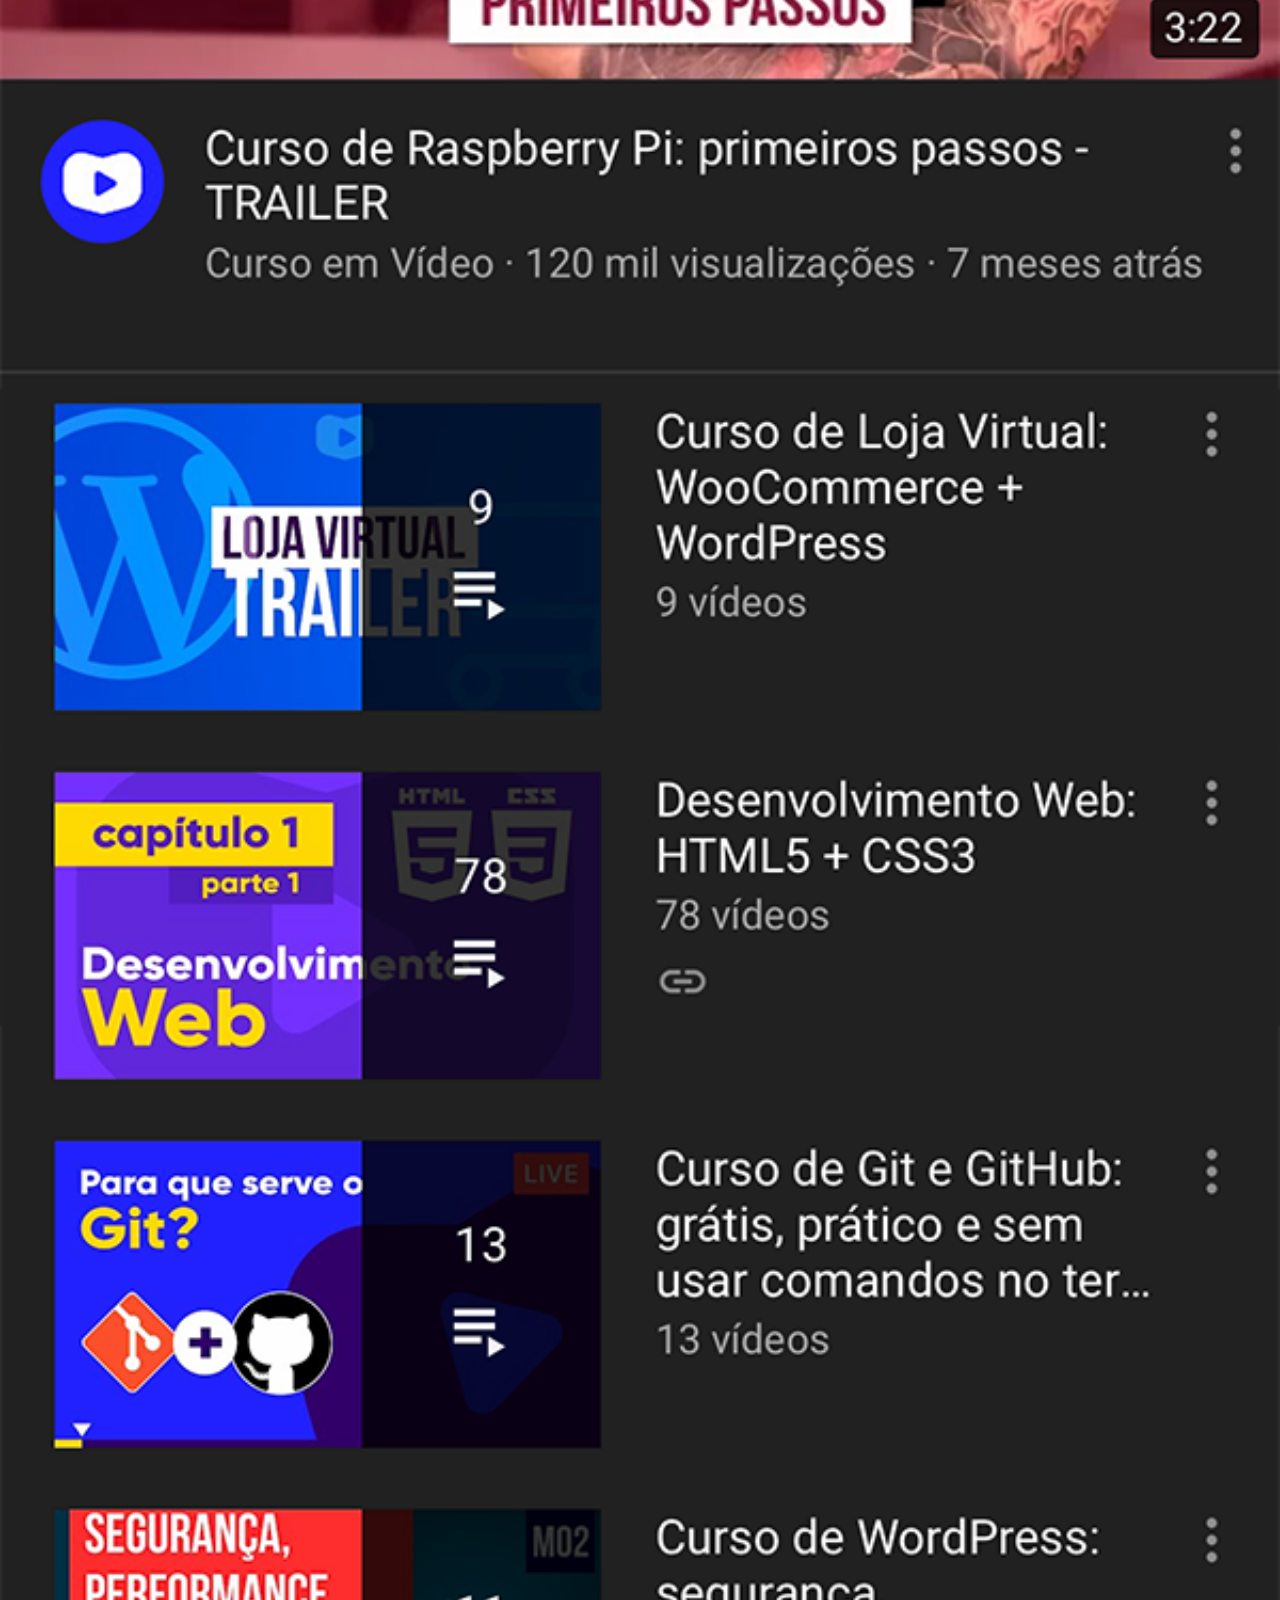
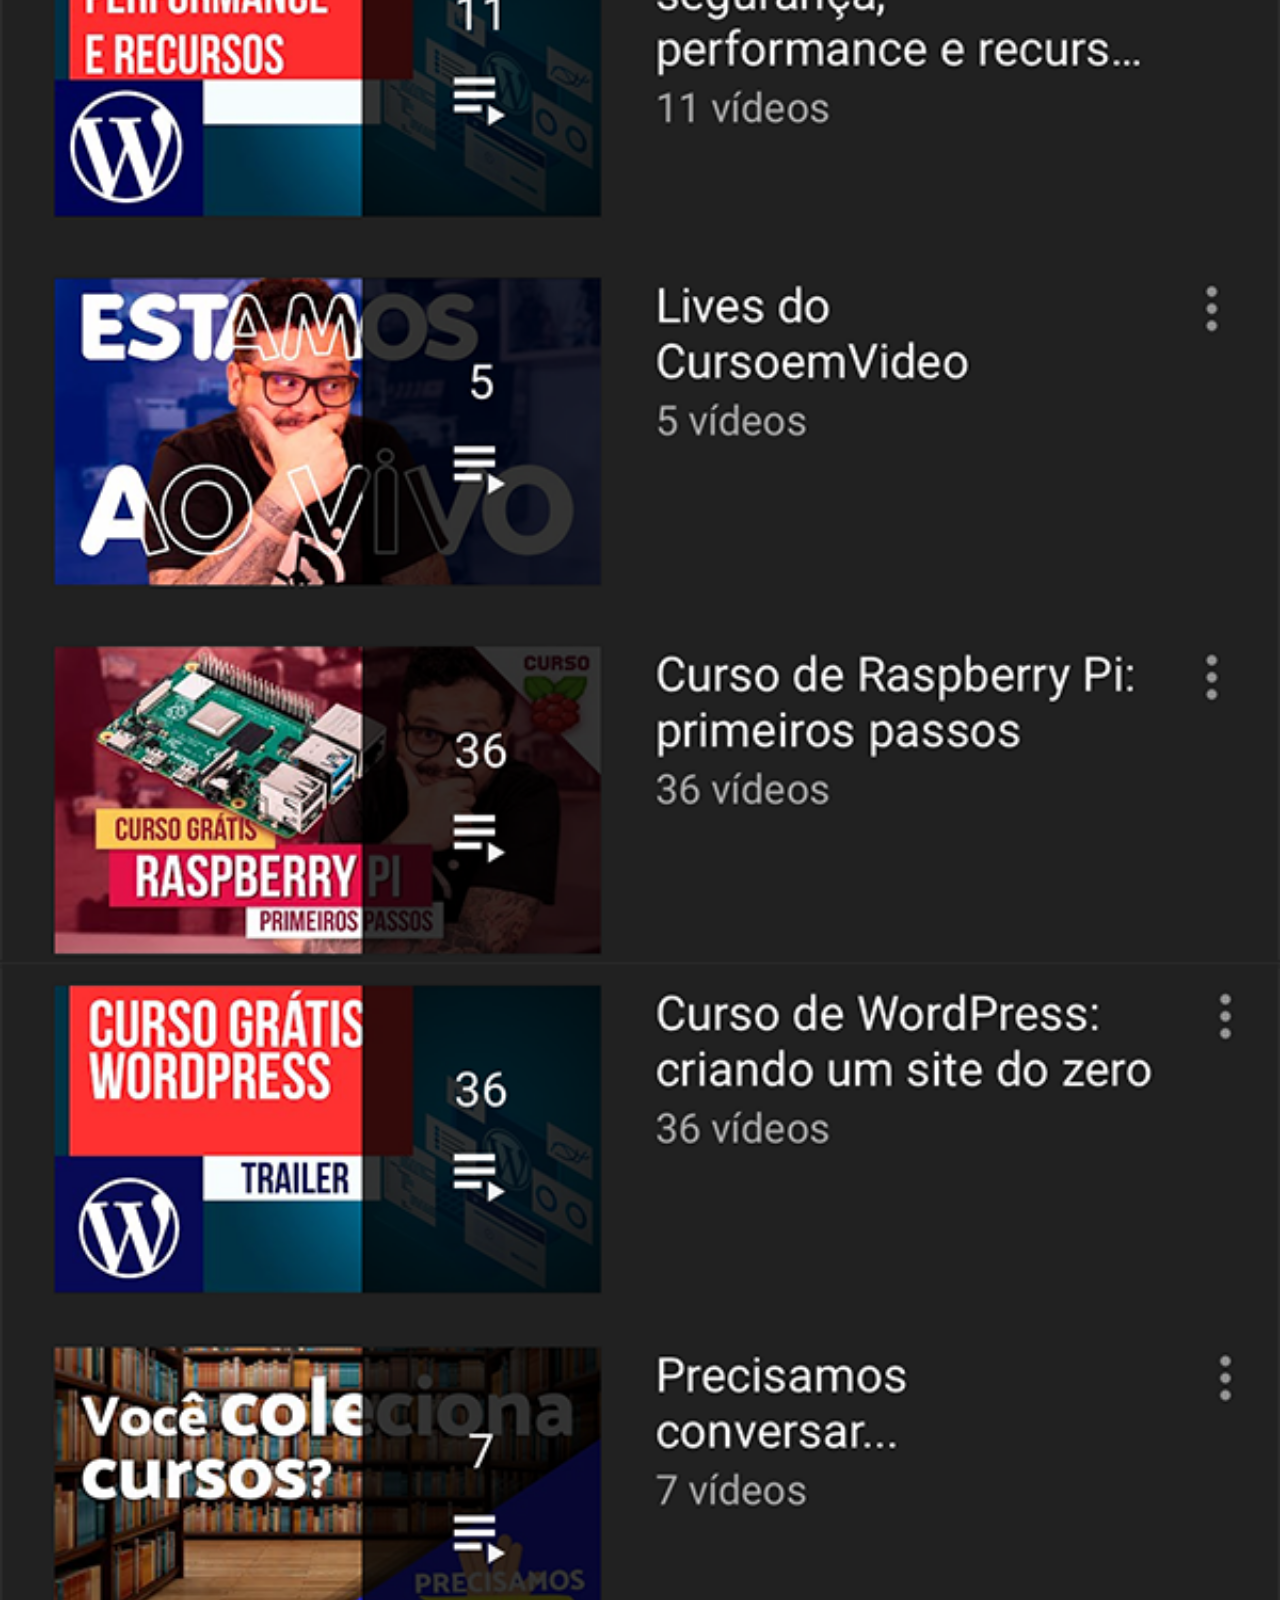
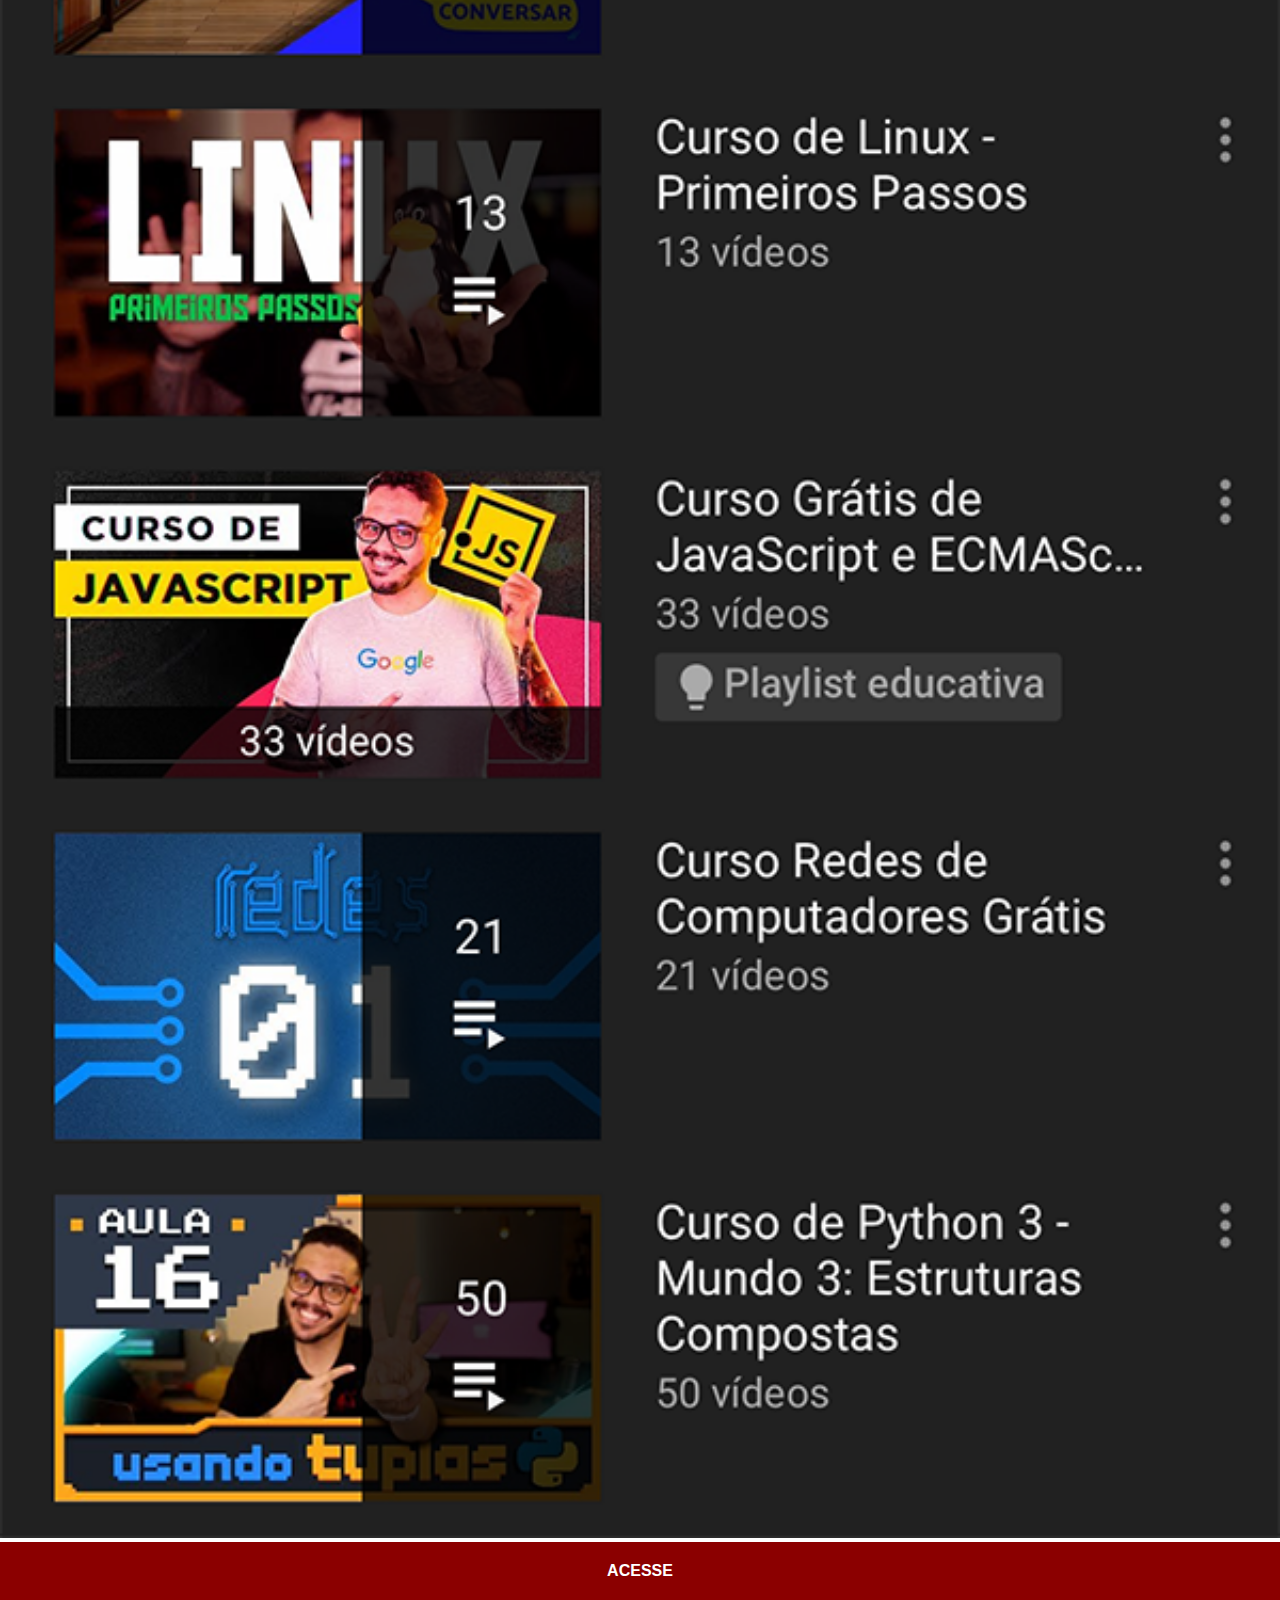
<file: youtub.html>
<!DOCTYPE html>
<html lang="pt-br">
<head>
    <meta charset="UTF-8">
    <meta http-equiv="X-UA-Compatible" content="IE=edge">
    <meta name="viewport" content="width=device-width, initial-scale=1.0">
    <title>Youtube</title><link rel="stylesheet" href="estilos/social.css">
</head>
<body>
    <img src="imagens/tela-youtube.png" alt="Youtube">
    <a href="https://www.youtube.com/@CursoemVideo" target="_blank">ACESSE</a>
</body>
</html>
</file>
<file: estilos/style.css>
@charset "UTF-8";

* {
    margin: 0px;
    padding: 0px;
    font-family: Arial, Helvetica, sans-serif ;
}
html, body {
    width: 100vw;
    height: 100vh;
    background-color: rgb(0, 0, 0);
}
body {
    background: url('../imagens/fundo-madeira.jpg')no-repeat top center;
    background-size: cover;/* Para cobrir a tela inteira*/
    background-attachment: fixed;/* Para não  ter rolagem*/

}
main {
    /* O container terá um posicionamento relativo, pois usaremos um conteúdo dentro dele com um posicinamento absoluto*/
    height: 100%;
    position: relative;
}
section#telefone {
    /* Quando fazemos o posicionamento absoluto, conseguimos posicioná-lo no topo, nas laterais...
O  transform: translate(); usamos para ajustar o posicionamento, pois a tela não ficou no meio 
*/
    position: absolute; 
    top: 50%;
    left: 50%;
    transform: translate(-50%, -50%);
/*Consultamos largura e altura da imagem pelo Gimp.*/ 
    width: 311px;
    height: 627px;
    background: url('../imagens/frame-iphone.png')no-repeat; /*No-repeat para a imagem do iphone não se rtepetir. 
    A principio deixamos assim: background: blue url('../imagens/frame-iphone.png')no-repeat; com essa cor de fundo para facilitar os ajustes de largura e altura, depois retira*/

}
iframe#tela {
    position: relative;
    top: 79px ;
    left: 22px ;
    width: 269px;
    height: 473px;
}
section#redes-socias img {
    width: 50px;
    margin: 10px;
    border-radius: 50%; /*Deixando os logos redondos*/
    box-shadow: 2px 2px 5px rgba(0, 0, 0, 0.801);
}
section#redes-socias {
    text-align: right;
}
section#redes-socias img:hover {
    border: 2px solid beige; /*Colocando a bordinha ao passar o  mouse em cima */
    transform: translate(-4px, -4px); /*movimentando a logo p cima */
    transition: transform .3s; /*moovimentando mais lento */
    box-shadow: 5px 5px 10px solid rgba(0, 0, 0, 0.63);
}
</file>
<file: estilos/social.css>
@charset "UTF-8";
* {
    margin: 0px;
    padding: 0px;
    font-family: Arial, Helvetica, sans-serif;
}
::-webkit-scrollbar {
    width: 0px;
    height: 0px;
}
img {
    width: 100vw;
}
a {
    display: block;
    background-color: darkred;
    padding: 20px;
    text-align: center;
    color: white;
    text-decoration: none;
    font-weight: bolder;
}
</file>
